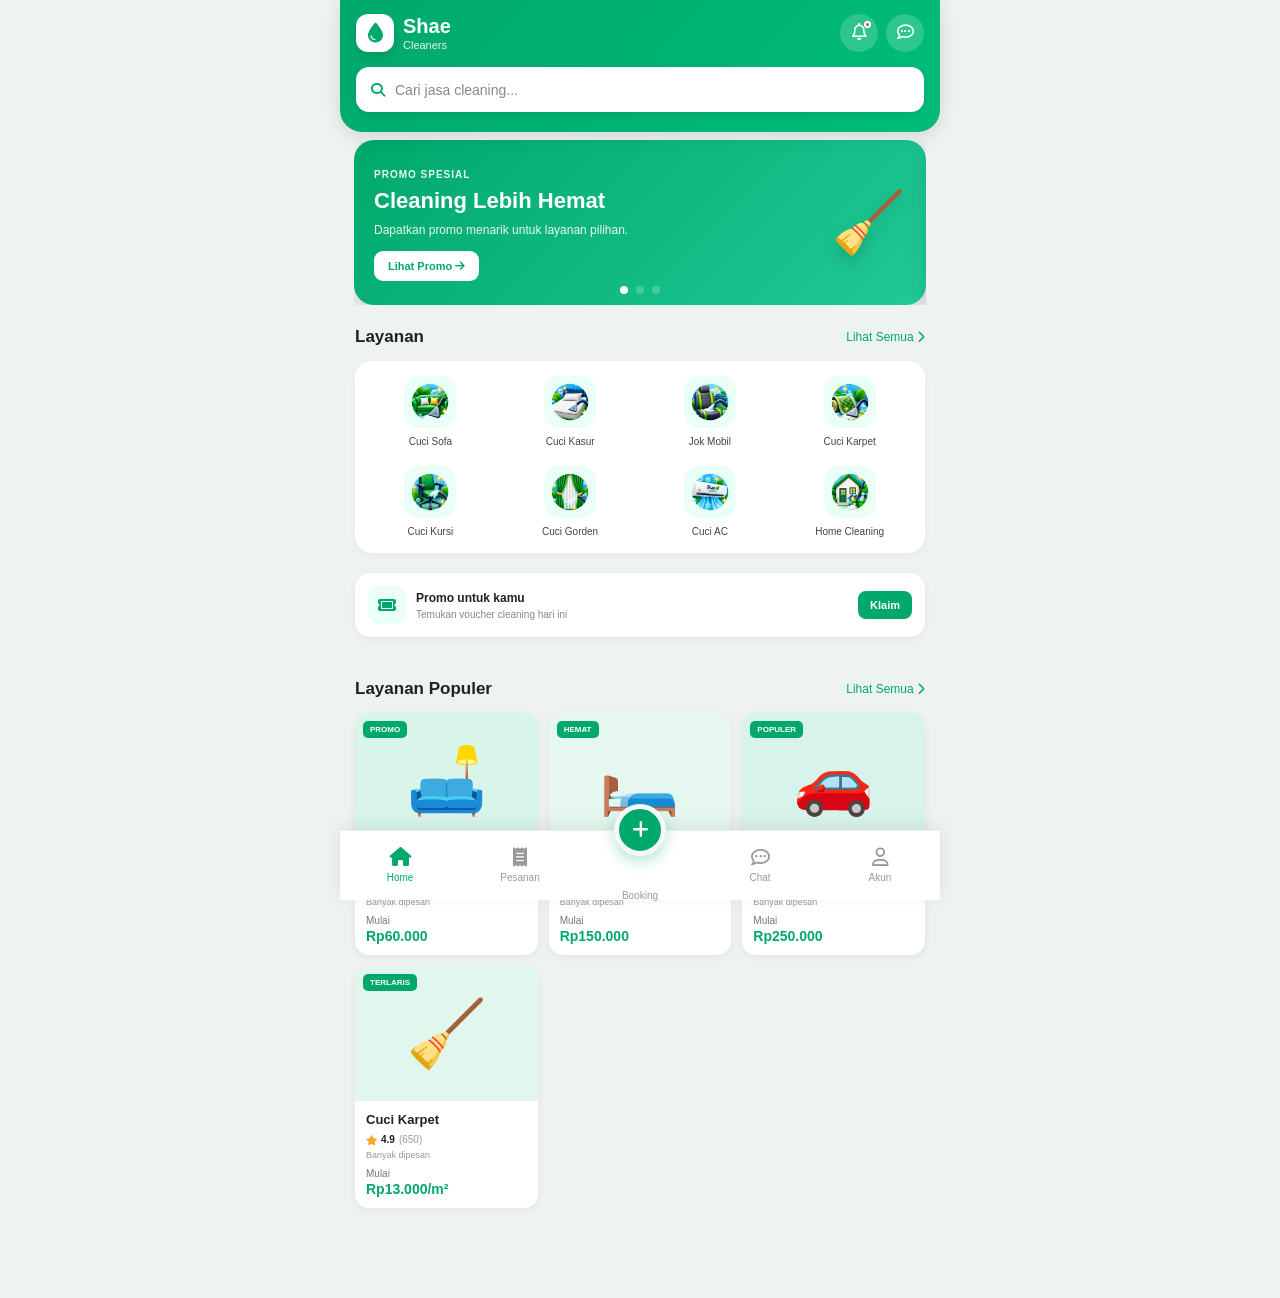
<file: index.html>
<!DOCTYPE html>
<html lang="id">
<head>
  <meta charset="UTF-8">
  <meta name="viewport"
        content="width=device-width, initial-scale=1.0, maximum-scale=1.0, user-scalable=no">

  <meta name="theme-color" content="#00A86B">
  <title>Shae Cleaners - Marketplace Jasa</title>

  <link rel="stylesheet" href="style.css">

  <!-- Font Awesome -->
  <link rel="stylesheet"
        href="https://cdnjs.cloudflare.com/ajax/libs/font-awesome/6.5.2/css/all.min.css">

  <!-- Swiper -->
  <link rel="stylesheet"
        href="https://cdn.jsdelivr.net/npm/swiper@11/swiper-bundle.min.css">
</head>

<body>

<!-- ================= HEADER ================= -->
<header class="app-header">

  <div class="header-top">

    <div class="brand">
      <div class="brand-icon">
        <i class="fa-solid fa-droplet"></i>
      </div>

      <div class="brand-text">
        <strong>Shae</strong>
        <span>Cleaners</span>
      </div>
    </div>

    <div class="header-actions">

      <button onclick="openNotifications()" aria-label="Notifikasi">
        <i class="fa-regular fa-bell"></i>
        <span class="notification-dot"></span>
      </button>

      <button onclick="openChat()" aria-label="Chat">
        <i class="fa-regular fa-comment-dots"></i>
      </button>

    </div>

  </div>

  <!-- SEARCH -->
  <div class="search-box" onclick="goSearch()">
    <i class="fa-solid fa-magnifying-glass"></i>
    <span>Cari jasa cleaning...</span>
  </div>

</header>


<!-- ================= HERO SLIDER ================= -->
<section class="hero-wrapper">

  <div class="swiper heroSwiper">

    <div class="swiper-wrapper">

      <div class="swiper-slide">
        <div class="hero-card hero-one">

          <div class="hero-content">
            <small>PROMO SPESIAL</small>

            <h2>
              Cleaning Lebih Hemat
            </h2>

            <p>
              Dapatkan promo menarik untuk layanan pilihan.
            </p>

            <button onclick="goPromo()">
              Lihat Promo
              <i class="fa-solid fa-arrow-right"></i>
            </button>
          </div>

          <div class="hero-image">
            🧹
          </div>

        </div>
      </div>


      <div class="swiper-slide">
        <div class="hero-card hero-two">

          <div class="hero-content">
            <small>SOFA & KASUR</small>

            <h2>
              Rumah Bersih,
              Hati Tenang
            </h2>

            <p>
              Booking cleaning service dengan mudah.
            </p>

            <button onclick="goOrder('Sofa')">
              Pesan Sekarang
            </button>
          </div>

          <div class="hero-image">
            🛋️
          </div>

        </div>
      </div>


      <div class="swiper-slide">
        <div class="hero-card hero-three">

          <div class="hero-content">
            <small>BOOKING ONLINE</small>

            <h2>
              Pesan Jasa
              Sekarang
            </h2>

            <p>
              Pilih layanan, jadwal dan alamat Anda.
            </p>

            <button onclick="goOrder()">
              Mulai Booking
            </button>
          </div>

          <div class="hero-image">
            ✨
          </div>

        </div>
      </div>

    </div>

    <div class="swiper-pagination"></div>

  </div>

</section>


<!-- ================= QUICK MENU ================= -->
<section class="quick-section">

  <div class="section-title">
    <h3>Layanan</h3>
    <button onclick="goAllServices()">
      Lihat Semua
      <i class="fa-solid fa-chevron-right"></i>
    </button>
  </div>


  <div class="service-grid">

    <div class="service-item" onclick="goOrder('Sofa')">
      <div class="service-icon">
        <img src="assets/icons/sofa.png" alt="Cuci Sofa">
      </div>
      <span>Cuci Sofa</span>
    </div>


    <div class="service-item" onclick="goOrder('Kasur')">
      <div class="service-icon">
        <img src="assets/icons/kasur.png" alt="Cuci Kasur">
      </div>
      <span>Cuci Kasur</span>
    </div>


    <div class="service-item" onclick="goOrder('Jok Mobil')">
      <div class="service-icon">
        <img src="assets/icons/jokmobil.png" alt="Jok Mobil">
      </div>
      <span>Jok Mobil</span>
    </div>


    <div class="service-item" onclick="goOrder('Karpet')">
      <div class="service-icon">
        <img src="assets/icons/karpet.png" alt="Cuci Karpet">
      </div>
      <span>Cuci Karpet</span>
    </div>


    <div class="service-item" onclick="goOrder('Kursi')">
      <div class="service-icon">
        <img src="assets/icons/kursi.png" alt="Cuci Kursi">
      </div>
      <span>Cuci Kursi</span>
    </div>


    <div class="service-item" onclick="goOrder('Gorden')">
      <div class="service-icon">
        <img src="assets/icons/gorden.png" alt="Cuci Gorden">
      </div>
      <span>Cuci Gorden</span>
    </div>


    <div class="service-item" onclick="goOrder('AC')">
      <div class="service-icon">
        <img src="assets/icons/ac.png" alt="Cuci AC">
      </div>
      <span>Cuci AC</span>
    </div>


    <div class="service-item" onclick="goOrder('Home Cleaning')">
      <div class="service-icon">
        <img src="assets/icons/homecleaning.png" alt="Home Cleaning">
      </div>
      <span>Home Cleaning</span>
    </div>

  </div>

</section>


<!-- ================= PROMO STRIP ================= -->
<section class="promo-strip">

  <div class="promo-icon">
    <i class="fa-solid fa-ticket"></i>
  </div>

  <div class="promo-info">
    <strong>Promo untuk kamu</strong>
    <span>Temukan voucher cleaning hari ini</span>
  </div>

  <button onclick="goPromo()">
    Klaim
  </button>

</section>


<!-- ================= POPULAR ================= -->
<section class="popular-section">

  <div class="section-title">
    <h3>Layanan Populer</h3>

    <button onclick="goAllServices()">
      Lihat Semua
      <i class="fa-solid fa-chevron-right"></i>
    </button>
  </div>


  <div class="popular-list">

    <!-- CARD 1 -->
    <article class="service-card"
             onclick="goOrder('Sofa')">

      <div class="card-image sofa-image">
        <span class="badge">PROMO</span>
        <span class="image-emoji">🛋️</span>
      </div>

      <div class="card-body">

        <h4>Cuci Sofa</h4>

        <div class="rating">
          <i class="fa-solid fa-star"></i>
          <strong>4.9</strong>
          <span>(1.2rb)</span>
        </div>

        <p class="sold">
          Banyak dipesan
        </p>

        <div class="price">
          Mulai <strong>Rp60.000</strong>
        </div>

      </div>

    </article>


    <!-- CARD 2 -->
    <article class="service-card"
             onclick="goOrder('Kasur')">

      <div class="card-image bed-image">
        <span class="badge">HEMAT</span>
        <span class="image-emoji">🛏️</span>
      </div>

      <div class="card-body">

        <h4>Cuci Kasur</h4>

        <div class="rating">
          <i class="fa-solid fa-star"></i>
          <strong>4.9</strong>
          <span>(980)</span>
        </div>

        <p class="sold">
          Banyak dipesan
        </p>

        <div class="price">
          Mulai <strong>Rp150.000</strong>
        </div>

      </div>

    </article>


    <!-- CARD 3 -->
    <article class="service-card"
             onclick="goOrder('Jok Mobil')">

      <div class="card-image car-image">
        <span class="badge">POPULER</span>
        <span class="image-emoji">🚗</span>
      </div>

      <div class="card-body">

        <h4>Cuci Jok Mobil</h4>

        <div class="rating">
          <i class="fa-solid fa-star"></i>
          <strong>4.8</strong>
          <span>(760)</span>
        </div>

        <p class="sold">
          Banyak dipesan
        </p>

        <div class="price">
          Mulai <strong>Rp250.000</strong>
        </div>

      </div>

    </article>


    <!-- CARD 4 -->
    <article class="service-card"
             onclick="goOrder('Karpet')">

      <div class="card-image carpet-image">
        <span class="badge">TERLARIS</span>
        <span class="image-emoji">🧹</span>
      </div>

      <div class="card-body">

        <h4>Cuci Karpet</h4>

        <div class="rating">
          <i class="fa-solid fa-star"></i>
          <strong>4.9</strong>
          <span>(650)</span>
        </div>

        <p class="sold">
          Banyak dipesan
        </p>

        <div class="price">
          Mulai <strong>Rp13.000/m²</strong>
        </div>

      </div>

    </article>

  </div>

</section>


<!-- ================= BOTTOM NAV ================= -->
<nav class="bottom-nav">

  <button class="nav-item active"
          onclick="goHome()">

    <i class="fa-solid fa-house"></i>
    <span>Home</span>

  </button>


  <button class="nav-item"
          onclick="goOrder()">

    <i class="fa-solid fa-receipt"></i>
    <span>Pesanan</span>

  </button>


  <button class="nav-item center-button"
          onclick="goOrder()">

    <div class="order-button">
      <i class="fa-solid fa-plus"></i>
    </div>

    <span>Booking</span>

  </button>


  <button class="nav-item"
          onclick="openChat()">

    <i class="fa-regular fa-comment-dots"></i>
    <span>Chat</span>

  </button>


  <button class="nav-item"
          onclick="goAccount()">

    <i class="fa-regular fa-user"></i>
    <span>Akun</span>

  </button>

</nav>


<!-- Swiper -->
<script src="https://cdn.jsdelivr.net/npm/swiper@11/swiper-bundle.min.js"></script>

<script src="app.js"></script>

</body>
</html>
</file>
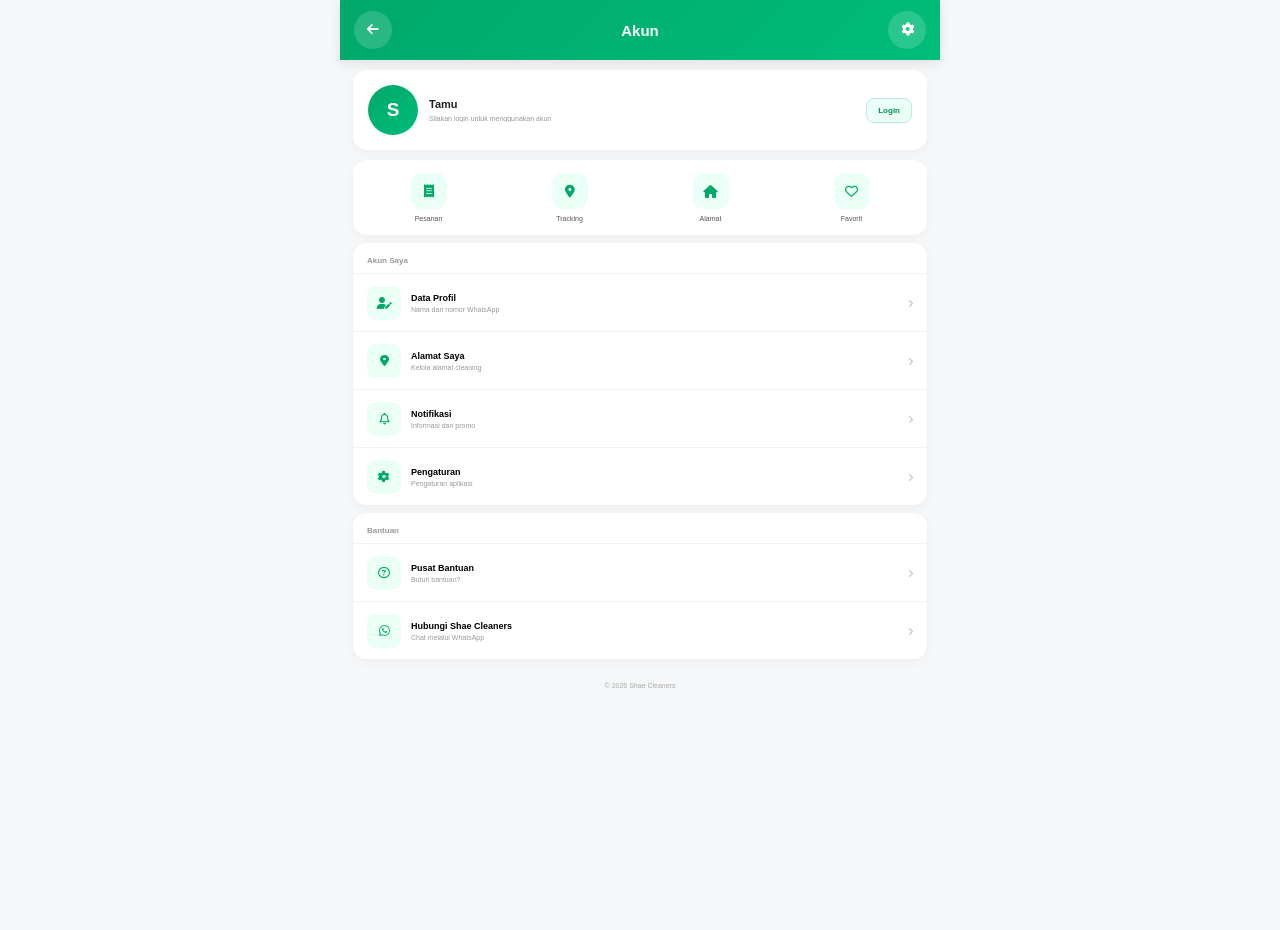
<file: akun.html>
<!DOCTYPE html>
<html lang="id">

<head>

  <meta charset="UTF-8">

  <meta
    name="viewport"
    content="width=device-width, initial-scale=1.0"
  >

  <meta
    name="theme-color"
    content="#00A86B"
  >

  <title>Akun - Shae Cleaners</title>

  <link
    rel="stylesheet"
    href="https://cdnjs.cloudflare.com/ajax/libs/font-awesome/6.5.2/css/all.min.css"
  >

  <link
    rel="stylesheet"
    href="akun.css"
  >

</head>


<body>


<div class="account-page">


  <!-- HEADER -->

  <header class="account-header">

    <button
      class="header-button"
      onclick="goHome()"
    >

      <i class="fa-solid fa-arrow-left"></i>

    </button>


    <strong>
      Akun
    </strong>


    <button
      class="header-button"
      onclick="openSettings()"
    >

      <i class="fa-solid fa-gear"></i>

    </button>

  </header>



  <!-- PROFILE -->

  <section class="profile-card">

    <div class="profile-avatar">

      <span id="avatarLetter">
        S
      </span>

    </div>


    <div class="profile-info">

      <strong id="userName">
        Tamu
      </strong>


      <span id="userPhone">
        Silakan login untuk menggunakan akun
      </span>

    </div>


    <button
      id="profileAction"
      class="profile-action"
      onclick="profileAction()"
    >

      Login

    </button>

  </section>



  <!-- QUICK MENU -->

  <section class="quick-menu">


    <button
      onclick="openOrders()"
      class="quick-item"
    >

      <div class="quick-icon">

        <i class="fa-solid fa-receipt"></i>

      </div>

      <span>
        Pesanan
      </span>

    </button>



    <button
      onclick="openTracking()"
      class="quick-item"
    >

      <div class="quick-icon">

        <i class="fa-solid fa-location-dot"></i>

      </div>

      <span>
        Tracking
      </span>

    </button>



    <button
      onclick="openAddress()"
      class="quick-item"
    >

      <div class="quick-icon">

        <i class="fa-solid fa-house"></i>

      </div>

      <span>
        Alamat
      </span>

    </button>



    <button
      onclick="openFavorite()"
      class="quick-item"
    >

      <div class="quick-icon">

        <i class="fa-regular fa-heart"></i>

      </div>

      <span>
        Favorit
      </span>

    </button>


  </section>



  <!-- MENU -->

  <section class="menu-card">


    <div class="menu-title">
      Akun Saya
    </div>


    <button
      class="menu-item"
      onclick="editProfile()"
    >

      <div class="menu-icon">

        <i class="fa-solid fa-user-pen"></i>

      </div>


      <div class="menu-text">

        <strong>
          Data Profil
        </strong>

        <span>
          Nama dan nomor WhatsApp
        </span>

      </div>


      <i class="fa-solid fa-chevron-right arrow"></i>

    </button>



    <button
      class="menu-item"
      onclick="openAddress()"
    >

      <div class="menu-icon">

        <i class="fa-solid fa-location-dot"></i>

      </div>


      <div class="menu-text">

        <strong>
          Alamat Saya
        </strong>

        <span>
          Kelola alamat cleaning
        </span>

      </div>


      <i class="fa-solid fa-chevron-right arrow"></i>

    </button>



    <button
      class="menu-item"
      onclick="openNotifications()"
    >

      <div class="menu-icon">

        <i class="fa-regular fa-bell"></i>

      </div>


      <div class="menu-text">

        <strong>
          Notifikasi
        </strong>

        <span>
          Informasi dan promo
        </span>

      </div>


      <i class="fa-solid fa-chevron-right arrow"></i>

    </button>



    <button
      class="menu-item"
      onclick="openSettings()"
    >

      <div class="menu-icon">

        <i class="fa-solid fa-gear"></i>

      </div>


      <div class="menu-text">

        <strong>
          Pengaturan
        </strong>

        <span>
          Pengaturan aplikasi
        </span>

      </div>


      <i class="fa-solid fa-chevron-right arrow"></i>

    </button>


  </section>



  <!-- HELP -->

  <section class="menu-card">


    <div class="menu-title">
      Bantuan
    </div>


    <button
      class="menu-item"
      onclick="contactHelp()"
    >

      <div class="menu-icon">

        <i class="fa-regular fa-circle-question"></i>

      </div>


      <div class="menu-text">

        <strong>
          Pusat Bantuan
        </strong>

        <span>
          Butuh bantuan?
        </span>

      </div>


      <i class="fa-solid fa-chevron-right arrow"></i>

    </button>



    <button
      class="menu-item"
      onclick="contactHelp()"
    >

      <div class="menu-icon">

        <i class="fa-brands fa-whatsapp"></i>

      </div>


      <div class="menu-text">

        <strong>
          Hubungi Shae Cleaners
        </strong>

        <span>
          Chat melalui WhatsApp
        </span>

      </div>


      <i class="fa-solid fa-chevron-right arrow"></i>

    </button>


  </section>



  <!-- LOGOUT -->

  <button
    id="logoutButton"
    class="logout-button"
    onclick="logoutUser()"
  >

    <i class="fa-solid fa-right-from-bracket"></i>

    Keluar

  </button>



  <footer>
    © 2026 Shae Cleaners
  </footer>


</div>



<script src="akun.js"></script>

</body>

</html>
</file>
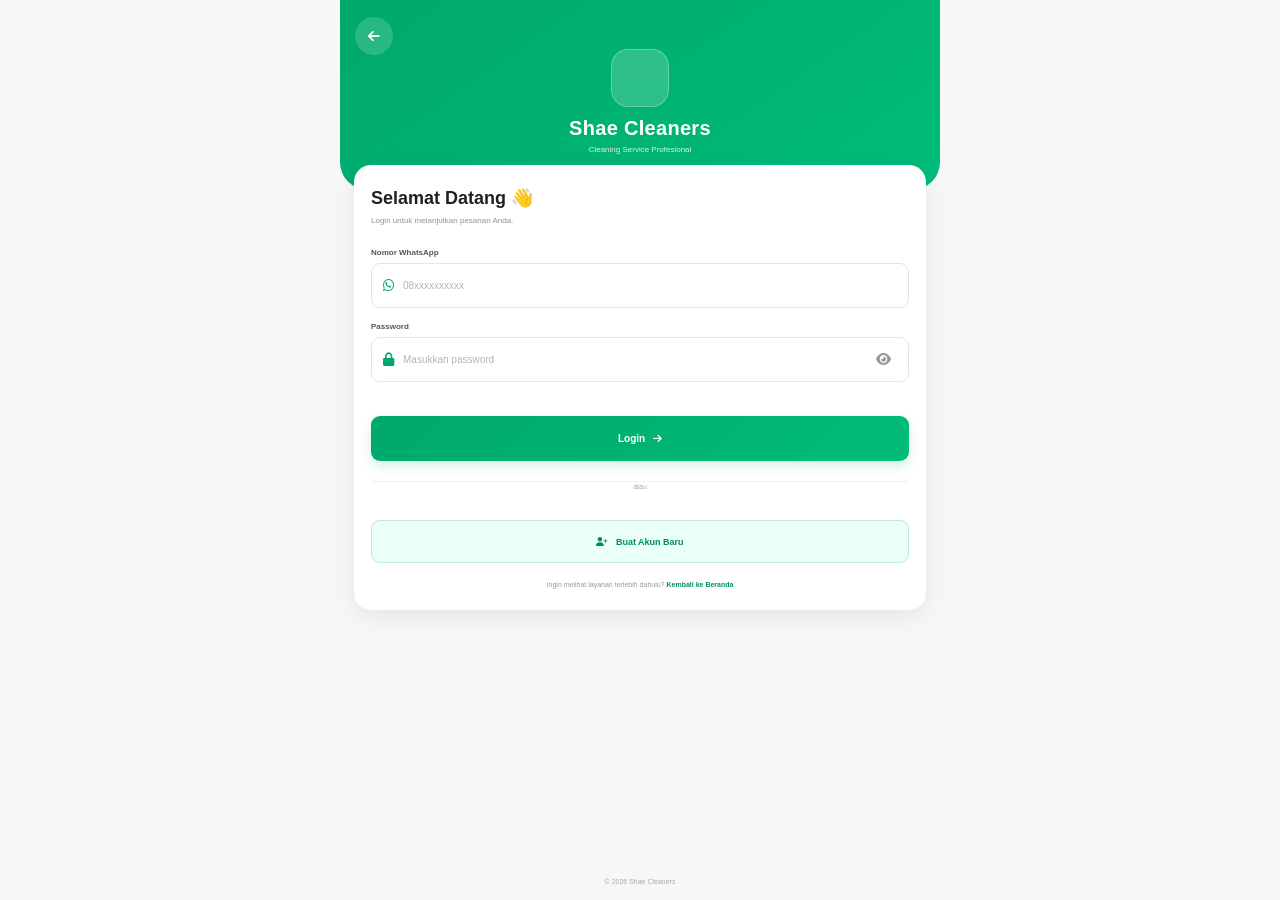
<file: alamat.html>
<!DOCTYPE html>
<html lang="id">

<head>
  <meta charset="UTF-8">

  <meta
    name="viewport"
    content="width=device-width, initial-scale=1.0"
  >

  <meta
    name="theme-color"
    content="#00A86B"
  >

  <title>Alamat Saya - Shae Cleaners</title>

  <link
    rel="stylesheet"
    href="https://cdnjs.cloudflare.com/ajax/libs/font-awesome/6.5.2/css/all.min.css"
  >

  <link
    rel="stylesheet"
    href="alamat.css"
  >
</head>

<body>

<div class="address-page">

  <!-- HEADER -->

  <header class="address-header">

    <button
      class="back-button"
      onclick="goBack()"
    >
      <i class="fa-solid fa-arrow-left"></i>
    </button>

    <strong>
      Alamat Saya
    </strong>

    <button
      class="add-header-button"
      onclick="openAddressForm()"
    >
      <i class="fa-solid fa-plus"></i>
    </button>

  </header>


  <!-- CONTENT -->

  <main class="address-content">

    <div class="page-title">

      <h1>
        Alamat Cleaning
      </h1>

      <p>
        Simpan alamat agar pemesanan lebih cepat.
      </p>

    </div>


    <!-- LIST ALAMAT -->

    <div
      id="addressList"
      class="address-list"
    ></div>


    <!-- EMPTY -->

    <div
      id="emptyAddress"
      class="empty-address"
      style="display:none;"
    >

      <div class="empty-icon">

        <i class="fa-solid fa-location-dot"></i>

      </div>

      <strong>
        Belum ada alamat
      </strong>

      <span>
        Tambahkan alamat untuk memudahkan
        proses pemesanan.
      </span>

      <button
        onclick="openAddressForm()"
      >
        + Tambah Alamat
      </button>

    </div>


    <!-- FORM -->

    <section
      id="addressForm"
      class="form-card"
      style="display:none;"
    >

      <div class="form-title">

        <strong id="formTitle">
          Tambah Alamat
        </strong>

        <button
          onclick="closeAddressForm()"
        >
          <i class="fa-solid fa-xmark"></i>
        </button>

      </div>


      <form
        onsubmit="saveAddress(event)"
      >

        <input
          type="hidden"
          id="editId"
        >


        <div class="input-group">

          <label>
            Label Alamat
          </label>

          <input
            type="text"
            id="label"
            placeholder="Contoh: Rumah"
            required
          >

        </div>


        <div class="input-group">

          <label>
            Nama Penerima
          </label>

          <input
            type="text"
            id="recipient"
            placeholder="Nama penerima"
            required
          >

        </div>


        <div class="input-group">

          <label>
            Nomor WhatsApp
          </label>

          <input
            type="tel"
            id="addressPhone"
            placeholder="08xxxxxxxxxx"
            required
          >

        </div>


        <div class="input-group">

          <label>
            Alamat Lengkap
          </label>

          <textarea
            id="address"
            rows="3"
            placeholder="Nama jalan, nomor rumah, RT/RW..."
            required
          ></textarea>

        </div>


        <div class="input-group">

          <label>
            Kecamatan
          </label>

          <input
            type="text"
            id="district"
            placeholder="Kecamatan"
            required
          >

        </div>


        <div class="input-group">

          <label>
            Kota / Kabupaten
          </label>

          <input
            type="text"
            id="city"
            placeholder="Kota / Kabupaten"
            required
          >

        </div>


        <div class="input-group">

          <label>
            Catatan
          </label>

          <textarea
            id="note"
            rows="2"
            placeholder="Contoh: Rumah pagar hitam, dekat minimarket"
          ></textarea>

        </div>


        <label class="main-address">

          <input
            type="checkbox"
            id="isMain"
          >

          <span>
            Jadikan alamat utama
          </span>

        </label>


        <button
          type="submit"
          class="save-button"
        >

          <i class="fa-solid fa-check"></i>

          Simpan Alamat

        </button>

      </form>

    </section>

  </main>

</div>


<script src="alamat.js"></script>

</body>
</html>
</file>
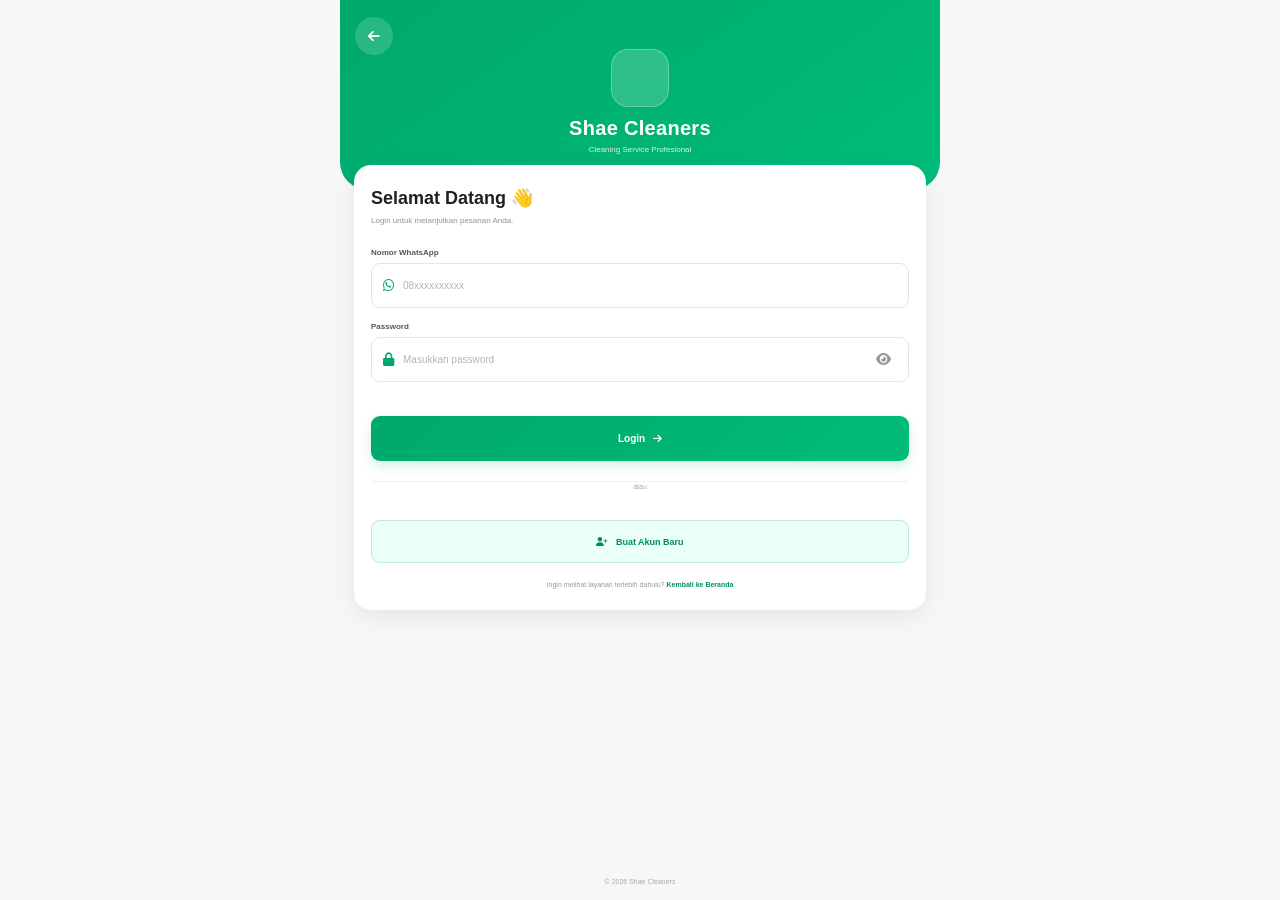
<file: checkout.html>
<!DOCTYPE html>
<html lang="id">

<head>

  <meta charset="UTF-8">

  <meta
    name="viewport"
    content="width=device-width, initial-scale=1.0"
  >

  <meta
    name="theme-color"
    content="#00A86B"
  >

  <title>Checkout - Shae Cleaners</title>

  <link
    rel="stylesheet"
    href="https://cdnjs.cloudflare.com/ajax/libs/font-awesome/6.5.2/css/all.min.css"
  >

  <link
    rel="stylesheet"
    href="checkout.css"
  >

</head>

<body>


<div class="checkout-page">


  <!-- HEADER -->

  <header class="checkout-header">

    <button
      onclick="goBack()"
      class="back-button"
    >

      <i class="fa-solid fa-arrow-left"></i>

    </button>


    <strong>
      Checkout
    </strong>


    <div class="header-space"></div>

  </header>



  <main class="checkout-content">


    <!-- ALAMAT -->

    <section class="checkout-card">

      <div class="card-title">

        <i class="fa-solid fa-location-dot"></i>

        <strong>
          Alamat Pengerjaan
        </strong>

      </div>


      <div
        id="checkoutAddress"
        class="checkout-address"
      >

        Memuat alamat...

      </div>


      <button
        onclick="changeAddress()"
        class="change-button"
      >

        Ganti Alamat

        <i class="fa-solid fa-chevron-right"></i>

      </button>

    </section>



    <!-- LAYANAN -->

    <section class="checkout-card">

      <div class="card-title">

        <i class="fa-solid fa-broom"></i>

        <strong>
          Detail Layanan
        </strong>

      </div>


      <div
        id="serviceDetail"
        class="service-detail"
      >
        Memuat layanan...
      </div>

    </section>



    <!-- JADWAL -->

    <section class="checkout-card">

      <div class="card-title">

        <i class="fa-regular fa-calendar"></i>

        <strong>
          Jadwal Cleaning
        </strong>

      </div>


      <div class="schedule-grid">

        <div class="input-box">

          <label>
            Tanggal
          </label>

          <input
            type="date"
            id="checkoutDate"
          >

        </div>


        <div class="input-box">

          <label>
            Jam
          </label>

          <input
            type="time"
            id="checkoutTime"
          >

        </div>

      </div>

    </section>



    <!-- PEMBAYARAN -->

    <section class="checkout-card">

      <div class="card-title">

        <i class="fa-solid fa-wallet"></i>

        <strong>
          Metode Pembayaran
        </strong>

      </div>


      <label class="payment-option">

        <input
          type="radio"
          name="payment"
          value="cash"
          checked
        >

        <span class="payment-icon">
          <i class="fa-solid fa-money-bill-wave"></i>
        </span>


        <span class="payment-info">

          <strong>
            Bayar di Tempat
          </strong>

          <small>
            Pembayaran setelah layanan selesai
          </small>

        </span>


        <i class="fa-solid fa-check check-icon"></i>

      </label>



      <label class="payment-option">

        <input
          type="radio"
          name="payment"
          value="qris"
        >

        <span class="payment-icon">
          <i class="fa-solid fa-qrcode"></i>
        </span>


        <span class="payment-info">

          <strong>
            QRIS
          </strong>

          <small>
            Scan QRIS untuk pembayaran
          </small>

        </span>


        <i class="fa-solid fa-check check-icon"></i>

      </label>



      <label class="payment-option">

        <input
          type="radio"
          name="payment"
          value="transfer"
        >

        <span class="payment-icon">
          <i class="fa-solid fa-building-columns"></i>
        </span>


        <span class="payment-info">

          <strong>
            Transfer Bank
          </strong>

          <small>
            Transfer ke rekening Shae Cleaners
          </small>

        </span>


        <i class="fa-solid fa-check check-icon"></i>

      </label>

    </section>



    <!-- RINGKASAN -->

    <section class="checkout-card summary-card">

      <div class="card-title">

        <i class="fa-solid fa-receipt"></i>

        <strong>
          Ringkasan Pembayaran
        </strong>

      </div>


      <div class="summary-row">

        <span>
          Subtotal
        </span>

        <strong id="subtotal">
          Rp0
        </strong>

      </div>


      <div class="summary-row">

        <span>
          Diskon
        </span>

        <strong
          id="discount"
          class="discount"
        >
          - Rp0
        </strong>

      </div>


      <div class="summary-divider"></div>


      <div class="total-row">

        <span>
          Total
        </span>

        <strong id="grandTotal">
          Rp0
        </strong>

      </div>

    </section>


  </main>



  <!-- BOTTOM -->

  <div class="checkout-bottom">

    <div class="bottom-price">

      <span>
        Total
      </span>

      <strong id="bottomTotal">
        Rp0
      </strong>

    </div>


    <button
      onclick="createOrder()"
      class="order-button"
    >

      Buat Pesanan

      <i class="fa-solid fa-arrow-right"></i>

    </button>

  </div>


</div>


<script src="checkout.js"></script>

</body>
</html>
</file>
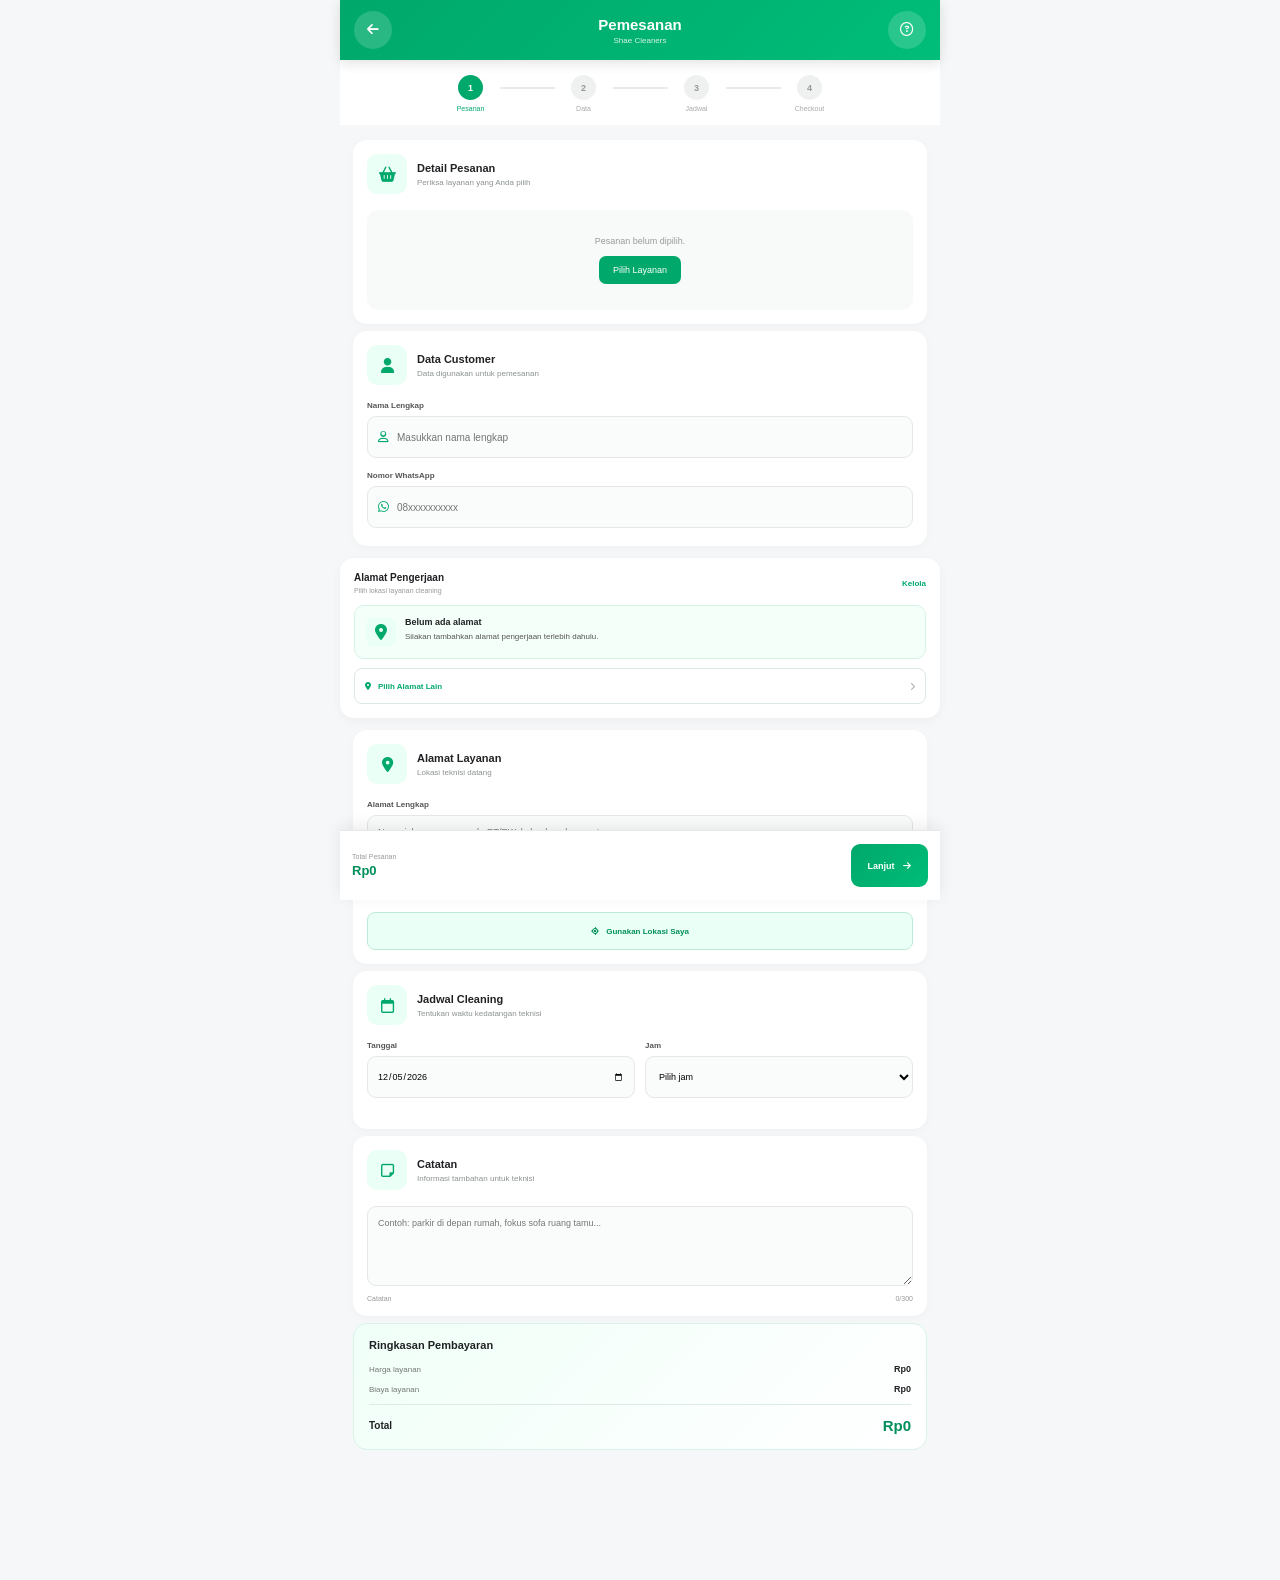
<file: invoice.html>
<!DOCTYPE html>
<html lang="id">

<head>

  <meta charset="UTF-8">

  <meta
    name="viewport"
    content="width=device-width, initial-scale=1.0"
  >

  <meta
    name="theme-color"
    content="#00A86B"
  >

  <title>Invoice - Shae Cleaners</title>

  <link
    rel="stylesheet"
    href="https://cdnjs.cloudflare.com/ajax/libs/font-awesome/6.5.2/css/all.min.css"
  >

  <link
    rel="stylesheet"
    href="invoice.css"
  >

</head>

<body>

<div class="invoice-page">


  <!-- HEADER -->

  <header class="invoice-header">

    <button
      class="back-button"
      onclick="goHome()"
    >

      <i class="fa-solid fa-house"></i>

    </button>

    <strong>
      Invoice Pesanan
    </strong>

    <button
      class="back-button"
      onclick="printInvoice()"
    >

      <i class="fa-solid fa-print"></i>

    </button>

  </header>


  <!-- INVOICE -->

  <main class="invoice-container">

    <section class="invoice-card">


      <!-- BRAND -->

      <div class="invoice-brand">

        <div class="brand-logo">
          S
        </div>

        <div>

          <strong>
            Shae Cleaners
          </strong>

          <span>
            Cleaning Service
          </span>

        </div>

      </div>


      <!-- STATUS -->

      <div
        id="invoiceStatus"
        class="invoice-status"
      >
        Menunggu Konfirmasi
      </div>


      <!-- INVOICE NUMBER -->

      <div class="invoice-number">

        <span>
          Nomor Invoice
        </span>

        <strong id="invoiceNumber">
          -
        </strong>

      </div>


      <div class="divider"></div>


      <!-- CUSTOMER -->

      <div class="section-title">
        Data Customer
      </div>


      <div class="info-row">

        <span>
          Nama
        </span>

        <strong id="customerName">
          -
        </strong>

      </div>


      <div class="info-row">

        <span>
          WhatsApp
        </span>

        <strong id="customerPhone">
          -
        </strong>

      </div>


      <!-- SERVICE -->

      <div class="section-title service-title">
        Detail Layanan
      </div>


      <div class="service-box">

        <div class="service-icon">

          <i class="fa-solid fa-broom"></i>

        </div>


        <div class="service-info">

          <strong id="serviceName">
            -
          </strong>

          <span id="serviceItem">
            -
          </span>

        </div>


        <strong id="serviceTotal">
          Rp0
        </strong>

      </div>


      <div class="info-row">

        <span>
          Jumlah
        </span>

        <strong id="serviceQty">
          1
        </strong>

      </div>


      <!-- ADDRESS -->

      <div class="section-title">
        Alamat Pengerjaan
      </div>


      <div
        id="invoiceAddress"
        class="address-box"
      >
        -
      </div>


      <!-- SCHEDULE -->

      <div class="section-title">
        Jadwal Cleaning
      </div>


      <div class="schedule-box">

        <div>

          <i class="fa-regular fa-calendar"></i>

          <span id="orderDate">
            -
          </span>

        </div>


        <div>

          <i class="fa-regular fa-clock"></i>

          <span id="orderTime">
            -
          </span>

        </div>

      </div>


      <!-- PAYMENT -->

      <div class="section-title">
        Pembayaran
      </div>


      <div class="info-row">

        <span>
          Metode
        </span>

        <strong id="paymentMethod">
          -
        </strong>

      </div>


      <!-- TOTAL -->

      <div class="divider"></div>


      <div class="price-row">

        <span>
          Subtotal
        </span>

        <strong id="subtotal">
          Rp0
        </strong>

      </div>


      <div class="price-row discount">

        <span>
          Diskon
        </span>

        <strong id="discount">
          - Rp0
        </strong>

      </div>


      <div class="total-box">

        <span>
          TOTAL
        </span>

        <strong id="grandTotal">
          Rp0
        </strong>

      </div>


    </section>


    <!-- ACTION -->

    <section class="invoice-actions">

      <button
        class="whatsapp-button"
        onclick="sendWhatsApp()"
      >

        <i class="fa-brands fa-whatsapp"></i>

        Kirim Invoice ke WhatsApp

      </button>


      <button
        class="tracking-button"
        onclick="openTracking()"
      >

        <i class="fa-solid fa-location-dot"></i>

        Lihat Tracking Pesanan

      </button>


      <button
        class="home-button"
        onclick="goHome()"
      >

        Kembali ke Beranda

      </button>

    </section>

  </main>

</div>


<script src="invoice.js"></script>

</body>

</html>
</file>
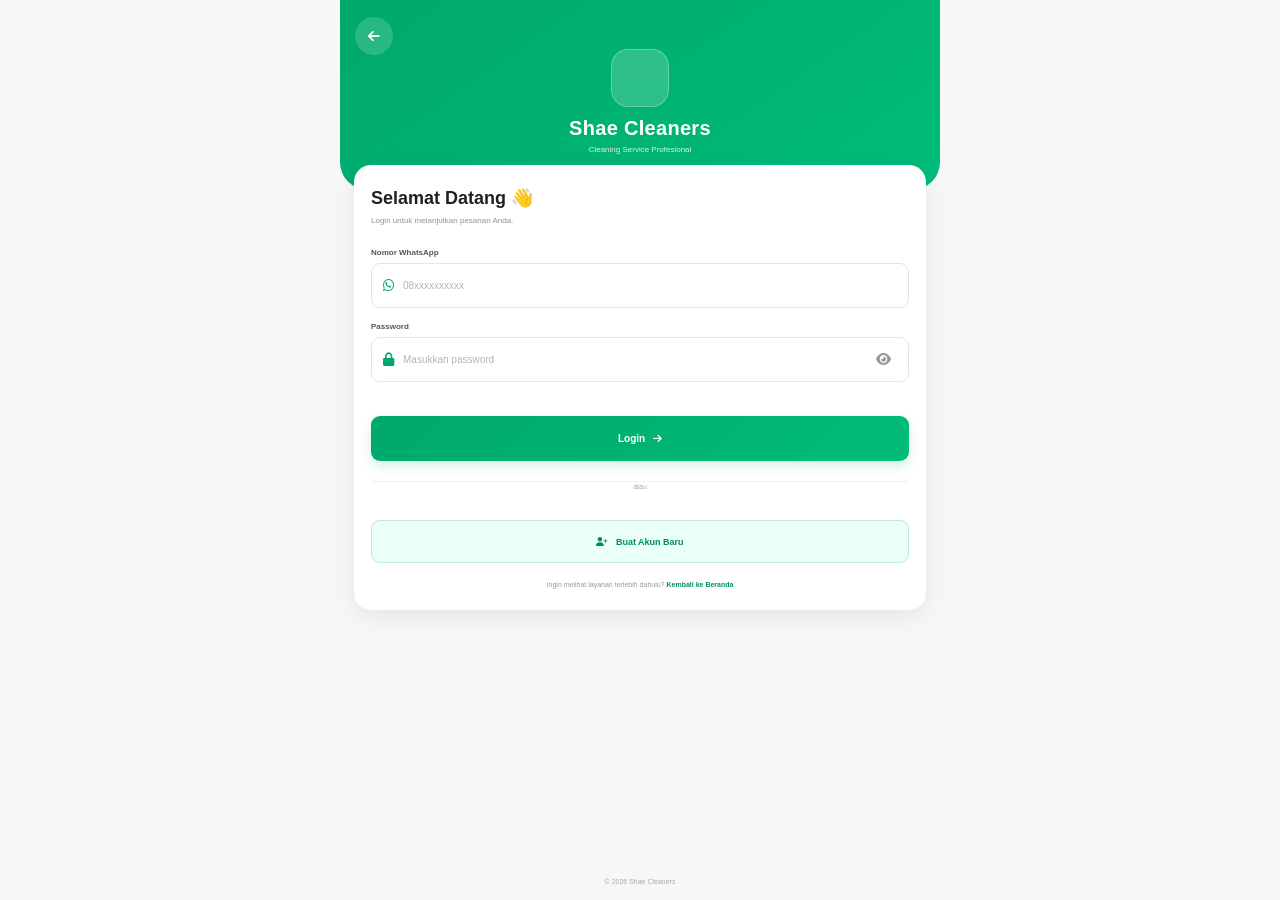
<file: login.html>
<!DOCTYPE html>
<html lang="id">

<head>
  <meta charset="UTF-8">

  <meta
    name="viewport"
    content="width=device-width, initial-scale=1.0"
  >

  <meta
    name="theme-color"
    content="#00A86B"
  >

  <title>Login - Shae Cleaners</title>

  <link
    rel="stylesheet"
    href="https://cdnjs.cloudflare.com/ajax/libs/font-awesome/6.5.2/css/all.min.css"
  >

  <link
    rel="stylesheet"
    href="login.css"
  >
</head>


<body>

  <div class="login-page">

    <div class="login-top">

      <button
        class="back-button"
        onclick="goHome()"
      >
        <i class="fa-solid fa-arrow-left"></i>
      </button>

      <div class="brand">

        <div class="brand-icon">
          <i class="fa-solid fa-sparkles"></i>
        </div>

        <strong>Shae Cleaners</strong>

        <span>
          Cleaning Service Profesional
        </span>

      </div>

    </div>


    <main class="login-card">

      <h1>
        Selamat Datang 👋
      </h1>

      <p class="subtitle">
        Login untuk melanjutkan pesanan Anda.
      </p>


      <form
        id="loginForm"
        onsubmit="loginUser(event)"
      >

        <div class="input-group">

          <label>
            Nomor WhatsApp
          </label>

          <div class="input-box">

            <i class="fa-brands fa-whatsapp"></i>

            <input
              type="tel"
              id="phone"
              placeholder="08xxxxxxxxxx"
              autocomplete="tel"
              required
            >

          </div>

        </div>


        <div class="input-group">

          <label>
            Password
          </label>

          <div class="input-box">

            <i class="fa-solid fa-lock"></i>

            <input
              type="password"
              id="password"
              placeholder="Masukkan password"
              autocomplete="current-password"
              required
            >

            <button
              type="button"
              class="eye-button"
              onclick="togglePassword()"
            >
              <i
                id="eyeIcon"
                class="fa-solid fa-eye"
              ></i>
            </button>

          </div>

        </div>


        <div
          id="loginError"
          class="error-message"
        ></div>


        <button
          type="submit"
          class="login-button"
        >

          Login

          <i class="fa-solid fa-arrow-right"></i>

        </button>

      </form>


      <div class="divider">

        <span>
          atau
        </span>

      </div>


      <button
        class="register-button"
        onclick="goRegister()"
      >

        <i class="fa-solid fa-user-plus"></i>

        Buat Akun Baru

      </button>


      <p class="guest-text">

        Ingin melihat layanan terlebih dahulu?

        <button onclick="goHome()">
          Kembali ke Beranda
        </button>

      </p>

    </main>


    <footer>
      © 2026 Shae Cleaners
    </footer>

  </div>


  <script src="login.js"></script>

</body>

</html>
</file>
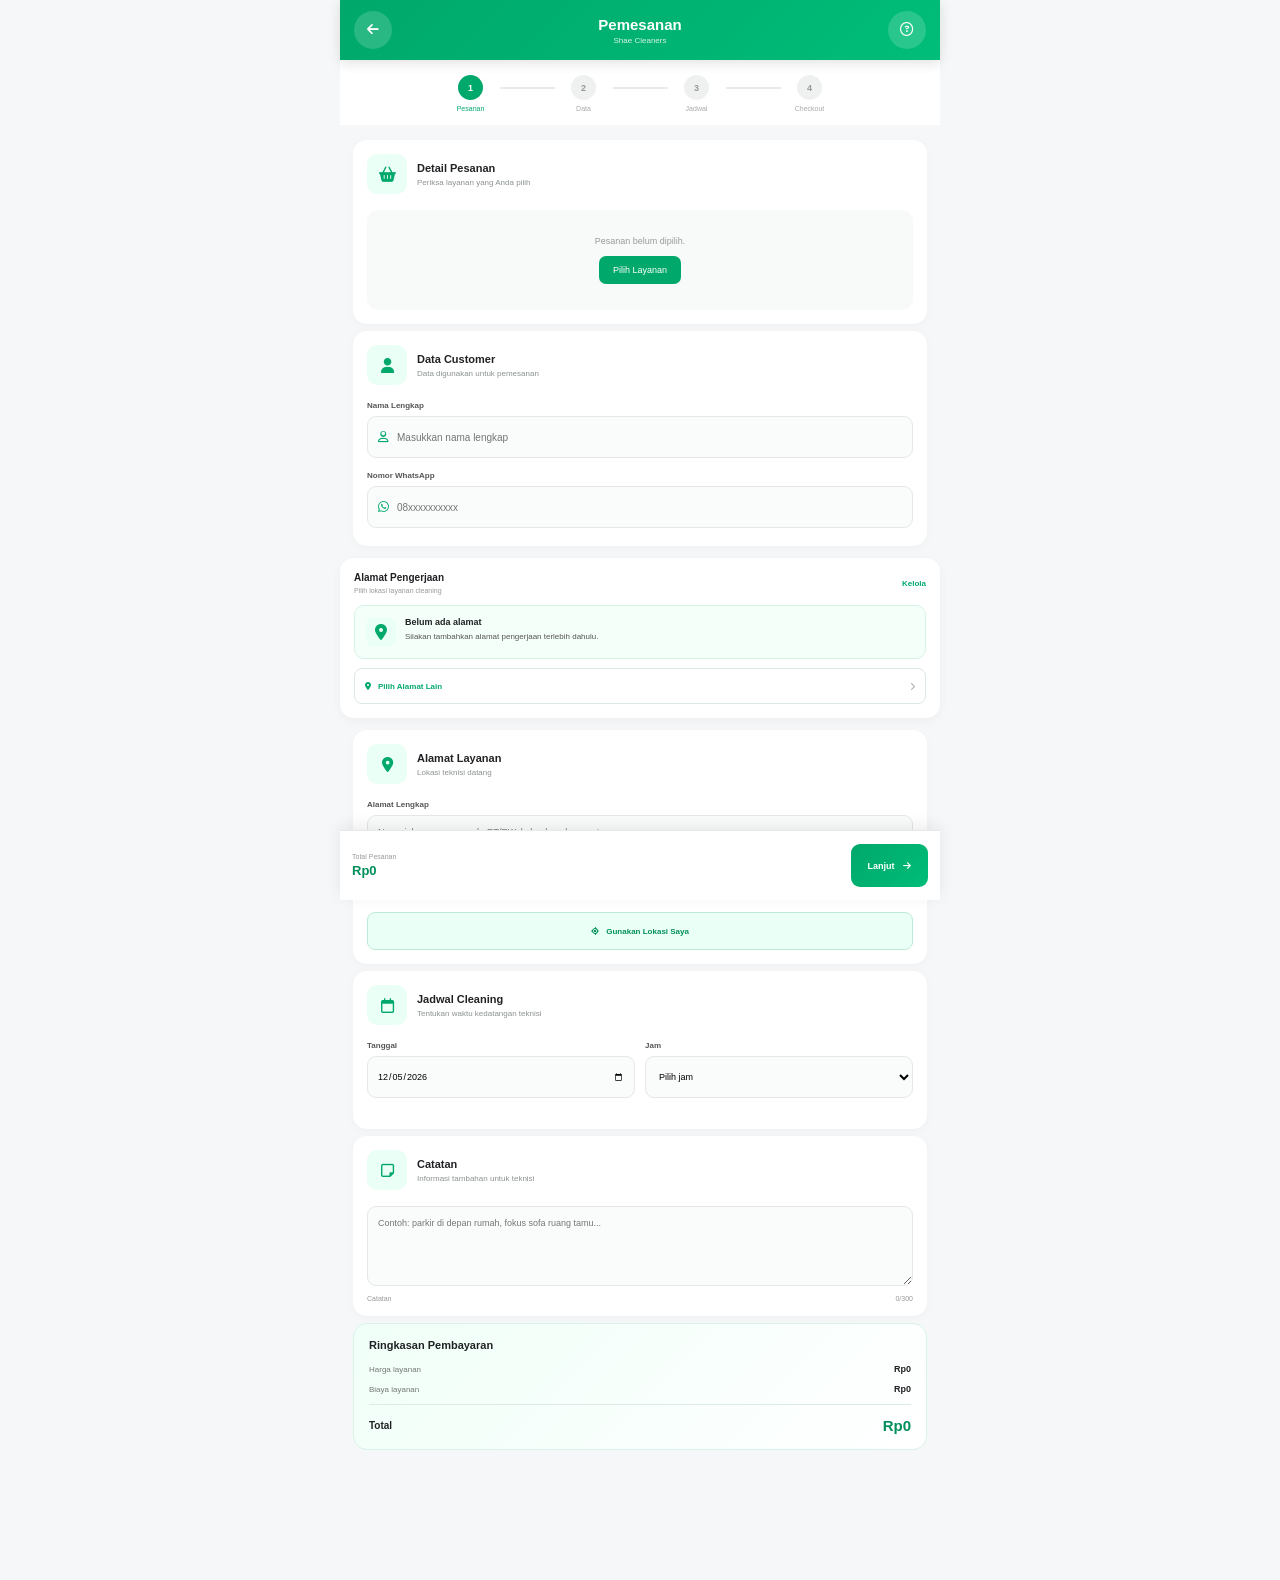
<file: order.html>
<!DOCTYPE html>
<html lang="id">

<head>

  <meta charset="UTF-8">

  <meta
    name="viewport"
    content="width=device-width, initial-scale=1.0"
  >

  <meta
    name="theme-color"
    content="#00A86B"
  >

  <title>Pemesanan - Shae Cleaners</title>

  <link
    rel="stylesheet"
    href="https://cdnjs.cloudflare.com/ajax/libs/font-awesome/6.5.2/css/all.min.css"
  >

  <link
    rel="stylesheet"
    href="order.css"
  >

</head>


<body>


<!-- HEADER -->

<header class="order-header">

  <button
    class="back-button"
    onclick="goBack()"
  >

    <i class="fa-solid fa-arrow-left"></i>

  </button>


  <div class="header-title">

    <strong>
      Pemesanan
    </strong>

    <span>
      Shae Cleaners
    </span>

  </div>


  <button
    class="help-button"
    onclick="showHelp()"
  >

    <i class="fa-regular fa-circle-question"></i>

  </button>

</header>



<!-- PROGRESS -->

<section class="progress-wrapper">

  <div class="progress-step active">

    <div class="step-circle">
      1
    </div>

    <span>
      Pesanan
    </span>

  </div>


  <div class="progress-line"></div>


  <div class="progress-step">

    <div class="step-circle">
      2
    </div>

    <span>
      Data
    </span>

  </div>


  <div class="progress-line"></div>


  <div class="progress-step">

    <div class="step-circle">
      3
    </div>

    <span>
      Jadwal
    </span>

  </div>


  <div class="progress-line"></div>


  <div class="progress-step">

    <div class="step-circle">
      4
    </div>

    <span>
      Checkout
    </span>

  </div>

</section>



<main class="order-container">


  <!-- PESANAN -->

  <section class="order-card">

    <div class="card-heading">

      <div class="heading-icon">

        <i class="fa-solid fa-basket-shopping"></i>

      </div>


      <div>

        <strong>
          Detail Pesanan
        </strong>

        <span>
          Periksa layanan yang Anda pilih
        </span>

      </div>

    </div>


    <div
      id="serviceBox"
      class="service-box"
    >

      <div class="loading">
        Memuat pesanan...
      </div>

    </div>

  </section>



  <!-- CUSTOMER -->

  <section class="order-card">

    <div class="card-heading">

      <div class="heading-icon">

        <i class="fa-solid fa-user"></i>

      </div>


      <div>

        <strong>
          Data Customer
        </strong>

        <span>
          Data digunakan untuk pemesanan
        </span>

      </div>

    </div>



    <div class="form-group">

      <label for="customerName">
        Nama Lengkap
      </label>

      <div class="input-box">

        <i class="fa-regular fa-user"></i>

        <input
          type="text"
          id="customerName"
          placeholder="Masukkan nama lengkap"
          autocomplete="name"
        >

      </div>

      <small
        id="nameError"
        class="error"
      ></small>

    </div>



    <div class="form-group">

      <label for="customerPhone">
        Nomor WhatsApp
      </label>

      <div class="input-box">

        <i class="fa-brands fa-whatsapp"></i>

        <input
          type="tel"
          id="customerPhone"
          placeholder="08xxxxxxxxxx"
          autocomplete="tel"
        >

      </div>

      <small
        id="phoneError"
        class="error"
      ></small>

    </div>

  </section>
<!-- ================= ALAMAT PEMESANAN ================= -->

<section class="order-address">

  <div class="section-heading">

    <div>
      <strong>Alamat Pengerjaan</strong>
      <span>Pilih lokasi layanan cleaning</span>
    </div>

    <button
      type="button"
      onclick="openAddressPage()"
    >
      Kelola
    </button>

  </div>


  <div
    id="selectedAddress"
    class="selected-address"
  >

    <div class="address-loading">
      Memuat alamat...
    </div>

  </div>


  <button
    type="button"
    class="choose-address"
    onclick="chooseAddress()"
  >

    <i class="fa-solid fa-location-dot"></i>

    Pilih Alamat Lain

    <i class="fa-solid fa-chevron-right"></i>

  </button>

</section>


  <!-- ALAMAT -->

  <section class="order-card">

    <div class="card-heading">

      <div class="heading-icon">

        <i class="fa-solid fa-location-dot"></i>

      </div>


      <div>

        <strong>
          Alamat Layanan
        </strong>

        <span>
          Lokasi teknisi datang
        </span>

      </div>

    </div>



    <div class="form-group">

      <label for="customerAddress">
        Alamat Lengkap
      </label>

      <textarea
        id="customerAddress"
        placeholder="Nama jalan, nomor rumah, RT/RW, kelurahan, kecamatan..."
      ></textarea>

      <small
        id="addressError"
        class="error"
      ></small>

    </div>



    <div class="location-button">

      <button
        type="button"
        onclick="useCurrentLocation()"
      >

        <i class="fa-solid fa-location-crosshairs"></i>

        Gunakan Lokasi Saya

      </button>

    </div>

  </section>



  <!-- JADWAL -->

  <section class="order-card">

    <div class="card-heading">

      <div class="heading-icon">

        <i class="fa-regular fa-calendar"></i>

      </div>


      <div>

        <strong>
          Jadwal Cleaning
        </strong>

        <span>
          Tentukan waktu kedatangan teknisi
        </span>

      </div>

    </div>



    <div class="schedule-grid">

      <div class="form-group">

        <label for="orderDate">
          Tanggal
        </label>

        <input
          type="date"
          id="orderDate"
        >

      </div>


      <div class="form-group">

        <label for="orderTime">
          Jam
        </label>

        <select id="orderTime">

          <option value="">
            Pilih jam
          </option>

          <option value="08:00">
            08:00
          </option>

          <option value="09:00">
            09:00
          </option>

          <option value="10:00">
            10:00
          </option>

          <option value="11:00">
            11:00
          </option>

          <option value="13:00">
            13:00
          </option>

          <option value="14:00">
            14:00
          </option>

          <option value="15:00">
            15:00
          </option>

          <option value="16:00">
            16:00
          </option>

          <option value="17:00">
            17:00
          </option>

        </select>

      </div>

    </div>


    <small
      id="scheduleError"
      class="error"
    ></small>

  </section>



  <!-- CATATAN -->

  <section class="order-card">

    <div class="card-heading">

      <div class="heading-icon">

        <i class="fa-regular fa-note-sticky"></i>

      </div>


      <div>

        <strong>
          Catatan
        </strong>

        <span>
          Informasi tambahan untuk teknisi
        </span>

      </div>

    </div>


    <textarea
      id="orderNote"
      placeholder="Contoh: parkir di depan rumah, fokus sofa ruang tamu..."
      maxlength="300"
    ></textarea>


    <div class="note-count">

      <span>
        Catatan
      </span>

      <span id="noteCount">
        0/300
      </span>

    </div>

  </section>



  <!-- SUMMARY -->

  <section class="summary-card">

    <div class="summary-title">

      <strong>
        Ringkasan Pembayaran
      </strong>

    </div>


    <div class="summary-row">

      <span>
        Harga layanan
      </span>

      <strong id="summaryPrice">
        Rp0
      </strong>

    </div>


    <div class="summary-row">

      <span>
        Biaya layanan
      </span>

      <strong id="serviceFee">
        Rp0
      </strong>

    </div>


    <div class="summary-divider"></div>


    <div class="summary-total">

      <span>
        Total
      </span>

      <strong id="summaryTotal">
        Rp0
      </strong>

    </div>

  </section>


</main>

<!-- BOTTOM -->

<div class="bottom-order">

  <div class="bottom-total">

    <span>
      Total Pesanan
    </span>

    <strong id="bottomTotal">
      Rp0
    </strong>

  </div>


  <button
    type="button"
    onclick="continueCheckout()"
    class="continue-button"
  >
    Lanjut
    <i class="fa-solid fa-arrow-right"></i>
  </button>
</div>
<script src="order.js"></script>

</body>

</html>
</file>
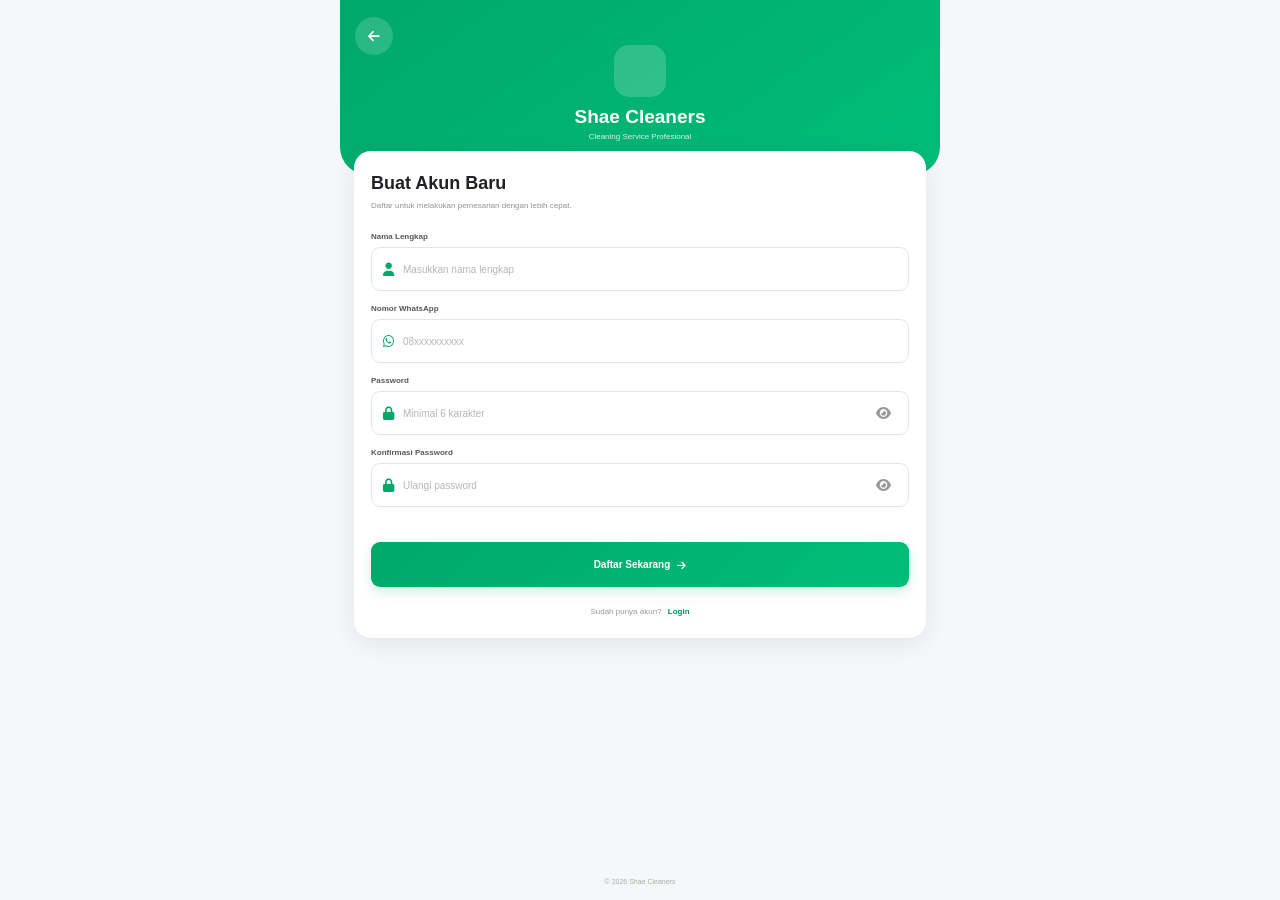
<file: register.html>
<!DOCTYPE html>
<html lang="id">

<head>

  <meta charset="UTF-8">

  <meta
    name="viewport"
    content="width=device-width, initial-scale=1.0"
  >

  <meta
    name="theme-color"
    content="#00A86B"
  >

  <title>Daftar - Shae Cleaners</title>

  <link
    rel="stylesheet"
    href="https://cdnjs.cloudflare.com/ajax/libs/font-awesome/6.5.2/css/all.min.css"
  >

  <link
    rel="stylesheet"
    href="register.css"
  >

</head>


<body>


<div class="register-page">


  <!-- HEADER -->

  <header class="register-header">

    <button
      class="back-button"
      onclick="goBack()"
    >

      <i class="fa-solid fa-arrow-left"></i>

    </button>


    <div class="brand">

      <div class="brand-icon">

        <i class="fa-solid fa-sparkles"></i>

      </div>


      <strong>
        Shae Cleaners
      </strong>


      <span>
        Cleaning Service Profesional
      </span>

    </div>

  </header>



  <!-- FORM -->

  <main class="register-card">


    <h1>
      Buat Akun Baru
    </h1>


    <p class="subtitle">
      Daftar untuk melakukan pemesanan
      dengan lebih cepat.
    </p>



    <form
      id="registerForm"
      onsubmit="registerUser(event)"
    >


      <!-- NAMA -->

      <div class="input-group">

        <label>
          Nama Lengkap
        </label>


        <div class="input-box">

          <i class="fa-solid fa-user"></i>


          <input
            type="text"
            id="name"
            placeholder="Masukkan nama lengkap"
            autocomplete="name"
            required
          >

        </div>

      </div>



      <!-- WHATSAPP -->

      <div class="input-group">

        <label>
          Nomor WhatsApp
        </label>


        <div class="input-box">

          <i class="fa-brands fa-whatsapp"></i>


          <input
            type="tel"
            id="phone"
            placeholder="08xxxxxxxxxx"
            autocomplete="tel"
            required
          >

        </div>

      </div>



      <!-- PASSWORD -->

      <div class="input-group">

        <label>
          Password
        </label>


        <div class="input-box">

          <i class="fa-solid fa-lock"></i>


          <input
            type="password"
            id="password"
            placeholder="Minimal 6 karakter"
            autocomplete="new-password"
            required
          >


          <button
            type="button"
            class="eye-button"
            onclick="togglePassword('password','eyePassword')"
          >

            <i
              id="eyePassword"
              class="fa-solid fa-eye"
            ></i>

          </button>

        </div>

      </div>



      <!-- KONFIRMASI -->

      <div class="input-group">

        <label>
          Konfirmasi Password
        </label>


        <div class="input-box">

          <i class="fa-solid fa-lock"></i>


          <input
            type="password"
            id="confirmPassword"
            placeholder="Ulangi password"
            autocomplete="new-password"
            required
          >


          <button
            type="button"
            class="eye-button"
            onclick="togglePassword('confirmPassword','eyeConfirm')"
          >

            <i
              id="eyeConfirm"
              class="fa-solid fa-eye"
            ></i>

          </button>

        </div>

      </div>



      <!-- ERROR -->

      <div
        id="registerError"
        class="error-message"
      ></div>



      <!-- BUTTON -->

      <button
        type="submit"
        class="register-button"
      >

        <span>
          Daftar Sekarang
        </span>


        <i class="fa-solid fa-arrow-right"></i>

      </button>


    </form>



    <!-- LOGIN -->

    <div class="login-link">

      <span>
        Sudah punya akun?
      </span>


      <button onclick="goLogin()">

        Login

      </button>

    </div>


  </main>



  <footer>

    © 2026 Shae Cleaners

  </footer>


</div>



<script src="register.js"></script>

</body>

</html>
</file>
<file: style.css>
* {
  margin: 0;
  padding: 0;
  box-sizing: border-box;
}

:root {
  --green: #00a86b;
  --green-dark: #008f5a;
  --green-light: #eafff5;
  --text: #202124;
  --muted: #777;
  --white: #ffffff;
  --bg: #f5f7f8;
  --border: #eeeeee;
}

html {
  scroll-behavior: smooth;
}

body {
  font-family: Arial, Helvetica, sans-serif;
  background: var(--bg);
  color: var(--text);
  padding-bottom: 90px;
}


/* ================= HEADER ================= */

.app-header {
  position: sticky;
  top: 0;
  z-index: 1000;

  padding: 14px 16px 20px;

  background: linear-gradient(
    135deg,
    #00a86b,
    #00bd79
  );

  border-radius: 0 0 22px 22px;

  box-shadow: 0 4px 18px rgba(0, 0, 0, .12);
}


.header-top {
  display: flex;
  justify-content: space-between;
  align-items: center;
}


.brand {
  display: flex;
  align-items: center;
  gap: 9px;
}


.brand-icon {
  width: 38px;
  height: 38px;

  display: flex;
  align-items: center;
  justify-content: center;

  background: white;
  color: var(--green);

  border-radius: 12px;

  font-size: 20px;

  box-shadow: 0 4px 10px rgba(0,0,0,.12);
}


.brand-text {
  display: flex;
  flex-direction: column;
  line-height: 1;
}


.brand-text strong {
  font-size: 20px;
  color: white;
}


.brand-text span {
  color: rgba(255,255,255,.9);
  font-size: 11px;
  margin-top: 4px;
}


.header-actions {
  display: flex;
  gap: 8px;
}


.header-actions button {
  position: relative;

  width: 38px;
  height: 38px;

  border: none;
  border-radius: 50%;

  background: rgba(255,255,255,.18);
  color: white;

  font-size: 17px;

  cursor: pointer;
}


.notification-dot {
  position: absolute;

  width: 7px;
  height: 7px;

  background: #ff3b30;

  border: 2px solid white;
  border-radius: 50%;

  top: 7px;
  right: 7px;
}


/* ================= SEARCH ================= */

.search-box {
  margin-top: 15px;

  height: 45px;

  display: flex;
  align-items: center;
  gap: 10px;

  padding: 0 15px;

  background: white;

  border-radius: 13px;

  color: #888;

  font-size: 14px;

  box-shadow: 0 3px 10px rgba(0,0,0,.08);

  cursor: pointer;
}


.search-box i {
  color: var(--green);
}


/* ================= HERO ================= */

.hero-wrapper {
  position: relative;

  margin-top: -4px;
  padding: 12px 14px 0;

  z-index: 10;
}


.heroSwiper {
  width: 100%;
}


.hero-card {
  min-height: 165px;

  border-radius: 20px;

  overflow: hidden;

  padding: 20px;

  display: flex;
  justify-content: space-between;
  align-items: center;

  box-shadow: 0 8px 22px rgba(0,0,0,.12);
}


.hero-one {
  background: linear-gradient(
    135deg,
    #00a86b,
    #20c997
  );
}


.hero-two {
  background: linear-gradient(
    135deg,
    #087f5b,
    #20c997
  );
}


.hero-three {
  background: linear-gradient(
    135deg,
    #008f5a,
    #12b886
  );
}


.hero-content {
  width: 70%;
  color: white;
}


.hero-content small {
  font-size: 10px;
  font-weight: bold;

  letter-spacing: 1px;

  opacity: .9;
}


.hero-content h2 {
  font-size: 22px;
  line-height: 1.2;

  margin: 6px 0;
}


.hero-content p {
  font-size: 12px;

  line-height: 1.5;

  opacity: .9;

  margin-bottom: 12px;
}


.hero-content button {
  border: none;

  padding: 9px 14px;

  border-radius: 9px;

  background: white;
  color: var(--green);

  font-size: 11px;
  font-weight: bold;

  cursor: pointer;
}


.hero-image {
  font-size: 60px;

  filter: drop-shadow(
    0 8px 8px rgba(0,0,0,.15)
  );
}


/* swiper dots */

.swiper-pagination {
  bottom: 7px !important;
}

.swiper-pagination-bullet {
  background: white !important;
  opacity: .6;
}

.swiper-pagination-bullet-active {
  opacity: 1;
}


/* ================= SECTION ================= */

.quick-section,
.popular-section {
  padding: 22px 15px 0;
}


.section-title {
  display: flex;

  justify-content: space-between;
  align-items: center;

  margin-bottom: 14px;
}


.section-title h3 {
  font-size: 17px;
}


.section-title button {
  border: none;

  background: transparent;

  color: var(--green);

  font-size: 12px;

  cursor: pointer;
}


/* ================= GRID ================= */

.service-grid {
  background: white;

  border-radius: 17px;

  padding: 15px 8px;

  display: grid;

  grid-template-columns: repeat(4, 1fr);

  gap: 18px 5px;

  box-shadow: 0 2px 10px rgba(0,0,0,.04);
}


.service-item {
  display: flex;

  flex-direction: column;

  align-items: center;

  text-align: center;

  cursor: pointer;
}


.service-icon {
  width: 52px;
  height: 52px;

  border-radius: 15px;

  background: var(--green-light);

  display: flex;

  justify-content: center;
  align-items: center;

  margin-bottom: 7px;

  transition: .2s;
}


.service-icon img {
  width: 38px;
  height: 38px;

  object-fit: contain;
}


.service-item:active .service-icon {
  transform: scale(.9);
}


.service-item span {
  font-size: 10px;

  line-height: 1.3;

  color: #444;
}


/* ================= PROMO ================= */

.promo-strip {
  margin: 20px 15px;

  background: white;

  border-radius: 15px;

  padding: 13px;

  display: flex;

  align-items: center;

  gap: 10px;

  box-shadow: 0 2px 10px rgba(0,0,0,.05);
}


.promo-icon {
  width: 38px;
  height: 38px;

  border-radius: 11px;

  display: flex;

  align-items: center;
  justify-content: center;

  background: var(--green-light);

  color: var(--green);
}


.promo-info {
  flex: 1;

  display: flex;

  flex-direction: column;

  gap: 4px;
}


.promo-info strong {
  font-size: 12px;
}


.promo-info span {
  color: #888;

  font-size: 10px;
}


.promo-strip button {
  border: none;

  background: var(--green);

  color: white;

  padding: 8px 12px;

  border-radius: 8px;

  font-size: 11px;

  font-weight: bold;
}


/* ================= POPULAR ================= */

.popular-list {
  display: grid;

  grid-template-columns: repeat(2, 1fr);

  gap: 11px;
}


.service-card {
  background: white;

  border-radius: 14px;

  overflow: hidden;

  cursor: pointer;

  box-shadow: 0 2px 9px rgba(0,0,0,.06);

  transition: transform .2s;
}


.service-card:active {
  transform: scale(.97);
}


.card-image {
  height: 135px;

  position: relative;

  display: flex;

  justify-content: center;
  align-items: center;
}


.sofa-image {
  background: #d9f5e9;
}


.bed-image {
  background: #e6f7ef;
}


.car-image {
  background: #d8f3eb;
}


.carpet-image {
  background: #e1f6ed;
}


.image-emoji {
  font-size: 65px;
}


.badge {
  position: absolute;

  top: 8px;
  left: 8px;

  padding: 4px 7px;

  border-radius: 5px;

  background: var(--green);

  color: white;

  font-size: 8px;

  font-weight: bold;
}


.card-body {
  padding: 11px;
}


.card-body h4 {
  font-size: 13px;

  margin-bottom: 7px;
}


.rating {
  display: flex;

  align-items: center;

  gap: 4px;

  font-size: 10px;
}


.rating i {
  color: #f5a623;
}


.rating span {
  color: #999;
}


.sold {
  color: #999;

  font-size: 9px;

  margin-top: 5px;
}


.price {
  margin-top: 8px;

  color: #777;

  font-size: 10px;
}


.price strong {
  display: block;

  color: var(--green);

  font-size: 14px;

  margin-top: 2px;
}


/* ================= BOTTOM NAV ================= */

.bottom-nav {
  position: fixed;

  bottom: 0;
  left: 0;
  right: 0;

  height: 70px;

  background: white;

  display: flex;

  justify-content: space-around;
  align-items: center;

  border-top: 1px solid #eee;

  box-shadow: 0 -4px 18px rgba(0,0,0,.08);

  z-index: 2000;
}


.nav-item {
  width: 20%;

  border: none;

  background: transparent;

  color: #999;

  display: flex;

  flex-direction: column;

  align-items: center;

  gap: 5px;

  font-size: 10px;

  cursor: pointer;
}


.nav-item i {
  font-size: 19px;
}


.nav-item.active {
  color: var(--green);
}


.center-button {
  position: relative;

  height: 70px;

  justify-content: flex-end;
}


.order-button {
  position: absolute;

  top: -27px;

  width: 52px;
  height: 52px;

  border-radius: 50%;

  background: var(--green);

  color: white;

  display: flex;

  align-items: center;
  justify-content: center;

  border: 5px solid var(--bg);

  font-size: 20px;

  box-shadow: 0 5px 15px rgba(0,168,107,.3);
}


.center-button span {
  margin-top: 29px;
}


/* ================= RESPONSIVE ================= */

@media (min-width: 600px) {

  body {
    max-width: 600px;
    margin: auto;
    background: #eef2f1;
  }

  .bottom-nav {
    max-width: 600px;
    left: 50%;
    transform: translateX(-50%);
  }

  .popular-list {
    grid-template-columns: repeat(3, 1fr);
  }

}
</file>
<file: akun.css>
* {
  margin: 0;
  padding: 0;
  box-sizing: border-box;
}


:root {

  --green: #00a86b;
  --green-dark: #008f5a;
  --green-light: #eafff5;
  --text: #202124;
  --muted: #929895;
  --border: #e5e9e7;
  --bg: #f5f7f8;

}


body {

  font-family:
    Arial,
    Helvetica,
    sans-serif;

  background:
    var(--bg);

  color:
    var(--text);

  padding-bottom: 30px;
}


.account-page {

  min-height: 100vh;

  max-width: 600px;

  margin: auto;
}


/* HEADER */

.account-header {

  height: 60px;

  padding:
    0 14px;

  display: flex;

  align-items: center;

  justify-content: space-between;

  color: white;

  background:
    linear-gradient(
      135deg,
      #00a86b,
      #00bd79
    );

  box-shadow:
    0 3px 12px
    rgba(0,0,0,.1);
}


.account-header > strong {

  font-size: 15px;
}


.header-button {

  width: 38px;

  height: 38px;

  border: none;

  border-radius: 50%;

  display: flex;

  align-items: center;

  justify-content: center;

  color: white;

  background:
    rgba(255,255,255,.16);

  cursor: pointer;
}


/* PROFILE */

.profile-card {

  margin:
    10px 13px;

  padding:
    15px;

  display: flex;

  align-items: center;

  gap: 11px;

  border-radius: 14px;

  background: white;

  box-shadow:
    0 3px 12px
    rgba(0,0,0,.04);
}


.profile-avatar {

  width: 50px;

  height: 50px;

  flex-shrink: 0;

  display: flex;

  align-items: center;

  justify-content: center;

  border-radius: 50%;

  color: white;

  background:
    linear-gradient(
      135deg,
      #00a86b,
      #00bd79
    );

  font-size: 19px;

  font-weight: bold;
}


.profile-info {

  flex: 1;

  min-width: 0;
}


.profile-info strong {

  display: block;

  margin-bottom: 5px;

  font-size: 11px;

  white-space: nowrap;

  overflow: hidden;

  text-overflow: ellipsis;
}


.profile-info span {

  display: block;

  color:
    var(--muted);

  font-size: 7px;

  white-space: nowrap;

  overflow: hidden;

  text-overflow: ellipsis;
}


.profile-action {

  padding:
    7px 11px;

  border:
    1px solid
    #bfe8d8;

  border-radius: 8px;

  background:
    var(--green-light);

  color:
    var(--green-dark);

  font-size: 8px;

  font-weight: bold;

  cursor: pointer;
}


/* QUICK MENU */

.quick-menu {

  margin:
    8px 13px;

  padding:
    13px 5px;

  display: grid;

  grid-template-columns:
    repeat(4, 1fr);

  border-radius: 14px;

  background: white;

  box-shadow:
    0 3px 12px
    rgba(0,0,0,.04);
}


.quick-item {

  display: flex;

  flex-direction: column;

  align-items: center;

  gap: 6px;

  border: none;

  background: none;

  color: #555;

  cursor: pointer;
}


.quick-icon {

  width: 36px;

  height: 36px;

  display: flex;

  align-items: center;

  justify-content: center;

  border-radius: 11px;

  color:
    var(--green);

  background:
    var(--green-light);

  font-size: 13px;
}


.quick-item span {

  font-size: 7px;
}


/* MENU CARD */

.menu-card {

  margin:
    8px 13px;

  overflow: hidden;

  border-radius: 14px;

  background: white;

  box-shadow:
    0 3px 12px
    rgba(0,0,0,.04);
}


.menu-title {

  padding:
    13px 14px 8px;

  color: #999;

  font-size: 8px;

  font-weight: bold;
}


.menu-item {

  width: 100%;

  min-height: 58px;

  padding:
    9px 14px;

  display: flex;

  align-items: center;

  gap: 10px;

  border: none;

  border-top:
    1px solid
    #f0f2f1;

  background: white;

  text-align: left;

  cursor: pointer;
}


.menu-icon {

  width: 34px;

  height: 34px;

  flex-shrink: 0;

  display: flex;

  align-items: center;

  justify-content: center;

  border-radius: 9px;

  color:
    var(--green);

  background:
    var(--green-light);

  font-size: 12px;
}


.menu-text {

  flex: 1;

  min-width: 0;
}


.menu-text strong {

  display: block;

  margin-bottom: 3px;

  font-size: 9px;
}


.menu-text span {

  display: block;

  color:
    #999;

  font-size: 7px;
}


.arrow {

  color: #bbb;

  font-size: 8px;
}


/* LOGOUT */

.logout-button {

  width:
    calc(100% - 26px);

  height: 42px;

  margin:
    10px 13px;

  border:
    1px solid
    #ffd5d5;

  border-radius: 10px;

  background:
    #fff5f5;

  color:
    #e53935;

  font-size: 9px;

  font-weight: bold;

  cursor: pointer;
}


.logout-button i {

  margin-right: 6px;
}


/* FOOTER */

footer {

  padding:
    15px;

  text-align: center;

  color: #aaa;

  font-size: 7px;
}
</file>
<file: alamat.css>
* {
  margin: 0;
  padding: 0;
  box-sizing: border-box;
}


:root {

  --green: #00a86b;

  --green-dark: #008f5a;

  --green-light: #eafff5;

  --text: #202124;

  --muted: #929895;

  --border: #e4e8e6;

  --bg: #f5f7f8;

}


body {

  font-family:
    Arial,
    Helvetica,
    sans-serif;

  background:
    var(--bg);

  color:
    var(--text);

}


.address-page {

  min-height: 100vh;

  max-width: 600px;

  margin: auto;

}


/* HEADER */

.address-header {

  height: 60px;

  padding:
    0 14px;

  display: flex;

  align-items: center;

  justify-content: space-between;

  color: white;

  background:
    linear-gradient(
      135deg,
      #00a86b,
      #00bd79
    );

  box-shadow:
    0 3px 12px
    rgba(0,0,0,.1);
}


.address-header strong {

  font-size: 15px;

}


.back-button,
.add-header-button {

  width: 38px;

  height: 38px;

  display: flex;

  align-items: center;

  justify-content: center;

  border: none;

  border-radius: 50%;

  color: white;

  background:
    rgba(255,255,255,.16);

  cursor: pointer;

}


.add-header-button {

  font-size: 14px;

}


/* CONTENT */

.address-content {

  padding:
    17px 13px 30px;

}


.page-title {

  margin-bottom: 14px;

}


.page-title h1 {

  font-size: 17px;

  margin-bottom: 5px;

}


.page-title p {

  color:
    var(--muted);

  font-size: 8px;

}


/* LIST */

.address-list {

  display: flex;

  flex-direction: column;

  gap: 10px;

}


.address-card {

  padding: 14px;

  border-radius: 13px;

  background: white;

  box-shadow:
    0 3px 12px
    rgba(0,0,0,.04);

}


.address-top {

  display: flex;

  align-items: center;

  gap: 9px;

}


.address-icon {

  width: 35px;

  height: 35px;

  flex-shrink: 0;

  display: flex;

  align-items: center;

  justify-content: center;

  border-radius: 10px;

  color:
    var(--green);

  background:
    var(--green-light);

}


.address-name {

  flex: 1;

}


.address-name strong {

  display: block;

  font-size: 10px;

}


.address-name span {

  display: block;

  margin-top: 3px;

  color: #999;

  font-size: 7px;

}


.main-badge {

  padding:
    4px 7px;

  border-radius: 5px;

  color:
    var(--green-dark);

  background:
    var(--green-light);

  font-size: 6px;

  font-weight: bold;

}


.address-detail {

  margin:
    12px 0 10px;

  padding-top: 10px;

  border-top:
    1px solid #f0f2f1;

}


.address-detail p {

  margin-bottom: 5px;

  color: #555;

  font-size: 8px;

  line-height: 1.5;

}


.address-note {

  color: #999 !important;

  font-size: 7px !important;

}


/* ACTION */

.address-actions {

  display: flex;

  gap: 7px;

}


.address-actions button {

  flex: 1;

  height: 32px;

  border:
    1px solid var(--border);

  border-radius: 7px;

  background: white;

  color: #666;

  font-size: 7px;

  cursor: pointer;

}


.address-actions .main-action {

  color:
    var(--green-dark);

  border-color:
    #bfe8d8;

  background:
    var(--green-light);

}


.address-actions .delete-action {

  color: #e53935;

  border-color: #ffd5d5;

  background: #fff7f7;

}


/* EMPTY */

.empty-address {

  padding:
    45px 20px;

  display: flex;

  flex-direction: column;

  align-items: center;

  text-align: center;

  border-radius: 14px;

  background: white;

}


.empty-icon {

  width: 55px;

  height: 55px;

  margin-bottom: 13px;

  display: flex;

  align-items: center;

  justify-content: center;

  border-radius: 50%;

  color:
    var(--green);

  background:
    var(--green-light);

  font-size: 20px;

}


.empty-address strong {

  font-size: 11px;

  margin-bottom: 6px;

}


.empty-address span {

  max-width: 250px;

  color: #999;

  font-size: 7px;

  line-height: 1.5;

}


.empty-address button {

  margin-top: 15px;

  padding:
    9px 14px;

  border: none;

  border-radius: 8px;

  color: white;

  background:
    var(--green);

  font-size: 8px;

  font-weight: bold;

}


/* FORM */

.form-card {

  margin-top: 12px;

  padding: 15px;

  border-radius: 14px;

  background: white;

  box-shadow:
    0 3px 12px
    rgba(0,0,0,.05);

}


.form-title {

  display: flex;

  align-items: center;

  justify-content: space-between;

  margin-bottom: 15px;

}


.form-title strong {

  font-size: 12px;

}


.form-title button {

  width: 28px;

  height: 28px;

  border: none;

  border-radius: 50%;

  background: #f2f4f3;

  color: #777;

}


/* INPUT */

.input-group {

  margin-bottom: 12px;

}


.input-group label {

  display: block;

  margin-bottom: 5px;

  color: #555;

  font-size: 8px;

  font-weight: bold;

}


.input-group input,
.input-group textarea {

  width: 100%;

  padding:
    10px;

  border:
    1px solid var(--border);

  border-radius: 8px;

  outline: none;

  background: white;

  color: var(--text);

  font-family: inherit;

  font-size: 9px;

}


.input-group textarea {

  resize: vertical;

  line-height: 1.5;

}


.input-group input:focus,
.input-group textarea:focus {

  border-color:
    var(--green);

  box-shadow:
    0 0 0 3px
    rgba(0,168,107,.08);

}


/* MAIN */

.main-address {

  display: flex;

  align-items: center;

  gap: 7px;

  margin:
    5px 0 14px;

  color: #555;

  font-size: 8px;

}


.main-address input {

  accent-color:
    var(--green);

}


/* SAVE */

.save-button {

  width: 100%;

  height: 43px;

  border: none;

  border-radius: 9px;

  color: white;

  background:
    linear-gradient(
      135deg,
      #00a86b,
      #00bd79
    );

  font-size: 9px;

  font-weight: bold;

  cursor: pointer;

}


.save-button i {

  margin-right: 5px;

}
</file>
<file: checkout.css>
* {
  margin: 0;
  padding: 0;
  box-sizing: border-box;
}


:root {

  --green: #00a86b;

  --green-dark: #008f5a;

  --green-light: #eafff5;

  --text: #202124;

  --muted: #929895;

  --border: #e4e8e6;

  --bg: #f5f7f8;

}


body {

  font-family:
    Arial,
    Helvetica,
    sans-serif;

  background:
    var(--bg);

  color:
    var(--text);

  padding-bottom:
    90px;

}


.checkout-page {

  min-height: 100vh;

  max-width: 600px;

  margin: auto;

}


/* HEADER */

.checkout-header {

  height: 60px;

  padding:
    0 14px;

  display: flex;

  align-items: center;

  justify-content: space-between;

  color: white;

  background:
    linear-gradient(
      135deg,
      #00a86b,
      #00bd79
    );

  box-shadow:
    0 3px 12px
    rgba(0,0,0,.1);

}


.checkout-header strong {

  font-size: 15px;

}


.back-button {

  width: 38px;

  height: 38px;

  border: none;

  border-radius: 50%;

  color: white;

  background:
    rgba(255,255,255,.16);

  cursor: pointer;

}


.header-space {

  width: 38px;

}


/* CONTENT */

.checkout-content {

  padding:
    12px 13px 20px;

}


/* CARD */

.checkout-card {

  margin-bottom: 10px;

  padding: 14px;

  border-radius: 14px;

  background: white;

  box-shadow:
    0 3px 12px
    rgba(0,0,0,.04);

}


.card-title {

  display: flex;

  align-items: center;

  gap: 8px;

  margin-bottom: 12px;

}


.card-title i {

  color:
    var(--green);

  font-size: 12px;

}


.card-title strong {

  font-size: 10px;

}


/* ADDRESS */

.checkout-address {

  padding:
    11px;

  border-radius: 9px;

  background:
    #f5fff9;

  border:
    1px solid #d8f2e6;

  color: #555;

  font-size: 8px;

  line-height: 1.6;

}


.checkout-address strong {

  display: block;

  margin-bottom: 4px;

  color: #222;

  font-size: 9px;

}


.change-button {

  width: 100%;

  margin-top: 8px;

  padding: 8px;

  border: none;

  background: none;

  color:
    var(--green);

  font-size: 8px;

  font-weight: bold;

  text-align: right;

  cursor: pointer;

}


.change-button i {

  margin-left: 4px;

}


/* SERVICE */

.service-detail {

  display: flex;

  align-items: center;

  gap: 10px;

}


.service-icon {

  width: 42px;

  height: 42px;

  display: flex;

  align-items: center;

  justify-content: center;

  flex-shrink: 0;

  border-radius: 10px;

  color:
    var(--green);

  background:
    var(--green-light);

  font-size: 15px;

}


.service-info {

  flex: 1;

}


.service-info strong {

  display: block;

  margin-bottom: 4px;

  font-size: 9px;

}


.service-info span {

  color: #999;

  font-size: 7px;

}


/* SCHEDULE */

.schedule-grid {

  display: grid;

  grid-template-columns:
    1fr 1fr;

  gap: 9px;

}


.input-box label {

  display: block;

  margin-bottom: 5px;

  color: #666;

  font-size: 8px;

  font-weight: bold;

}


.input-box input {

  width: 100%;

  height: 38px;

  padding:
    0 9px;

  border:
    1px solid var(--border);

  border-radius: 8px;

  outline: none;

  font-size: 8px;

}


.input-box input:focus {

  border-color:
    var(--green);

}


/* PAYMENT */

.payment-option {

  min-height: 58px;

  margin-bottom: 7px;

  padding: 9px;

  display: flex;

  align-items: center;

  gap: 9px;

  border:
    1px solid var(--border);

  border-radius: 9px;

  cursor: pointer;

}


.payment-option:last-child {

  margin-bottom: 0;

}


.payment-option input {

  display: none;

}


.payment-icon {

  width: 34px;

  height: 34px;

  display: flex;

  align-items: center;

  justify-content: center;

  border-radius: 9px;

  color:
    var(--green);

  background:
    var(--green-light);

  font-size: 11px;

}


.payment-info {

  flex: 1;

}


.payment-info strong {

  display: block;

  margin-bottom: 4px;

  font-size: 8px;

}


.payment-info small {

  display: block;

  color: #999;

  font-size: 6px;

}


.check-icon {

  color:
    #ddd;

  font-size: 10px;

}


.payment-option:has(input:checked) {

  border-color:
    #9cddc2;

  background:
    #f5fff9;

}


.payment-option:has(input:checked)
.check-icon {

  color:
    var(--green);

}


/* SUMMARY */

.summary-row {

  display: flex;

  align-items: center;

  justify-content: space-between;

  margin-bottom: 9px;

  color: #777;

  font-size: 8px;

}


.summary-row strong {

  color: #333;

  font-size: 8px;

}


.discount {

  color:
    var(--green) !important;

}


.summary-divider {

  height: 1px;

  margin:
    11px 0;

  background:
    #eef0ef;

}


.total-row {

  display: flex;

  align-items: center;

  justify-content: space-between;

}


.total-row span {

  font-size: 9px;

  font-weight: bold;

}


.total-row strong {

  color:
    var(--green-dark);

  font-size: 13px;

}


/* BOTTOM */

.checkout-bottom {

  position: fixed;

  bottom: 0;

  left: 50%;

  width: 100%;

  max-width: 600px;

  transform:
    translateX(-50%);

  padding:
    9px 13px;

  display: flex;

  align-items: center;

  gap: 12px;

  background: white;

  border-top:
    1px solid #e7e9e8;

  box-shadow:
    0 -3px 15px
    rgba(0,0,0,.06);

}


.bottom-price {

  flex: 1;

}


.bottom-price span {

  display: block;

  margin-bottom: 3px;

  color: #999;

  font-size: 7px;

}


.bottom-price strong {

  color:
    var(--green-dark);

  font-size: 12px;

}


.order-button {

  height: 40px;

  padding:
    0 17px;

  border: none;

  border-radius: 9px;

  color: white;

  background:
    linear-gradient(
      135deg,
      #00a86b,
      #00bd79
    );

  font-size: 8px;

  font-weight: bold;

  cursor: pointer;

}


.order-button i {

  margin-left: 5px;

}
</file>
<file: invoice.css>
* {
  margin: 0;
  padding: 0;
  box-sizing: border-box;
}


:root {

  --green: #00a86b;

  --green-dark: #008f5a;

  --green-light: #eafff5;

  --text: #202124;

  --muted: #929895;

  --border: #e5e9e7;

  --bg: #f5f7f8;

}


body {

  font-family:
    Arial,
    Helvetica,
    sans-serif;

  background:
    var(--bg);

  color:
    var(--text);

  padding-bottom: 30px;

}


.invoice-page {

  min-height: 100vh;

  max-width: 600px;

  margin: auto;

}


/* HEADER */

.invoice-header {

  height: 60px;

  padding:
    0 14px;

  display: flex;

  align-items: center;

  justify-content: space-between;

  color: white;

  background:
    linear-gradient(
      135deg,
      #00a86b,
      #00bd79
    );

  box-shadow:
    0 3px 12px
    rgba(0,0,0,.1);

}


.invoice-header strong {

  font-size: 15px;

}


.back-button {

  width: 38px;

  height: 38px;

  display: flex;

  align-items: center;

  justify-content: center;

  border: none;

  border-radius: 50%;

  color: white;

  background:
    rgba(255,255,255,.16);

  cursor: pointer;

}


/* CONTAINER */

.invoice-container {

  padding:
    13px;

}


/* CARD */

.invoice-card {

  padding:
    17px;

  border-radius: 15px;

  background: white;

  box-shadow:
    0 4px 18px
    rgba(0,0,0,.05);

}


/* BRAND */

.invoice-brand {

  display: flex;

  align-items: center;

  gap: 10px;

}


.brand-logo {

  width: 43px;

  height: 43px;

  display: flex;

  align-items: center;

  justify-content: center;

  border-radius: 11px;

  color: white;

  background:
    linear-gradient(
      135deg,
      #00a86b,
      #00bd79
    );

  font-size: 20px;

  font-weight: bold;

}


.invoice-brand strong {

  display: block;

  font-size: 13px;

}


.invoice-brand span {

  display: block;

  margin-top: 3px;

  color: #999;

  font-size: 7px;

}


/* STATUS */

.invoice-status {

  width: fit-content;

  margin-top: 14px;

  padding:
    6px 9px;

  border-radius: 6px;

  color:
    var(--green-dark);

  background:
    var(--green-light);

  font-size: 7px;

  font-weight: bold;

}


/* NUMBER */

.invoice-number {

  margin-top: 13px;

  display: flex;

  align-items: center;

  justify-content: space-between;

}


.invoice-number span {

  color: #999;

  font-size: 7px;

}


.invoice-number strong {

  font-size: 8px;

}


/* DIVIDER */

.divider {

  height: 1px;

  margin:
    14px 0;

  background:
    #edf0ee;

}


/* SECTION */

.section-title {

  margin:
    13px 0 8px;

  color:
    #777;

  font-size: 8px;

  font-weight: bold;

}


.service-title {

  margin-top: 17px;

}


/* INFO */

.info-row {

  min-height: 24px;

  display: flex;

  align-items: center;

  justify-content: space-between;

  gap: 10px;

}


.info-row span {

  color: #999;

  font-size: 7px;

}


.info-row strong {

  font-size: 8px;

  text-align: right;

}


/* SERVICE */

.service-box {

  padding:
    10px;

  display: flex;

  align-items: center;

  gap: 9px;

  border-radius: 9px;

  background:
    #f8faf9;

}


.service-icon {

  width: 37px;

  height: 37px;

  display: flex;

  align-items: center;

  justify-content: center;

  border-radius: 9px;

  color:
    var(--green);

  background:
    var(--green-light);

}


.service-info {

  flex: 1;

}


.service-info strong {

  display: block;

  margin-bottom: 4px;

  font-size: 8px;

}


.service-info span {

  color: #999;

  font-size: 7px;

}


.service-box > strong {

  font-size: 8px;

}


/* ADDRESS */

.address-box {

  padding:
    10px;

  border-radius: 9px;

  color: #555;

  background:
    #f8faf9;

  font-size: 8px;

  line-height: 1.6;

}


/* SCHEDULE */

.schedule-box {

  display: grid;

  grid-template-columns:
    1fr 1fr;

  gap: 8px;

}


.schedule-box div {

  padding: 10px;

  display: flex;

  align-items: center;

  gap: 7px;

  border-radius: 8px;

  background:
    #f8faf9;

  color: #555;

  font-size: 8px;

}


.schedule-box i {

  color:
    var(--green);

}


/* PRICE */

.price-row {

  display: flex;

  align-items: center;

  justify-content: space-between;

  margin-bottom: 8px;

  color: #777;

  font-size: 8px;

}


.price-row strong {

  color: #333;

}


.discount strong {

  color:
    var(--green);

}


/* TOTAL */

.total-box {

  margin-top: 12px;

  padding:
    12px;

  display: flex;

  align-items: center;

  justify-content: space-between;

  border-radius: 10px;

  background:
    var(--green-light);

}


.total-box span {

  font-size: 9px;

  font-weight: bold;

}


.total-box strong {

  color:
    var(--green-dark);

  font-size: 14px;

}


/* ACTION */

.invoice-actions {

  margin-top: 11px;

  display: flex;

  flex-direction: column;

  gap: 8px;

}


.invoice-actions button {

  width: 100%;

  min-height: 42px;

  border-radius: 9px;

  font-size: 8px;

  font-weight: bold;

  cursor: pointer;

}


.whatsapp-button {

  border: none;

  color: white;

  background:
    #20b965;

}


.tracking-button {

  border:
    1px solid #bfe8d8;

  color:
    var(--green-dark);

  background:
    var(--green-light);

}


.home-button {

  border:
    1px solid var(--border);

  color: #666;

  background: white;

}


/* PRINT */

@media print {

  body {

    background: white;

    padding: 0;

  }


  .invoice-header,
  .invoice-actions {

    display: none;

  }


  .invoice-container {

    padding: 0;

  }


  .invoice-card {

    box-shadow: none;

  }

}
</file>
<file: login.css>
* {
  margin: 0;
  padding: 0;
  box-sizing: border-box;
}


:root {

  --green: #00a86b;

  --green-dark: #008f5a;

  --green-light: #eafff5;

  --text: #202124;

  --muted: #8d9491;

  --border: #e2e7e4;

  --bg: #f5f7f8;
}


body {

  font-family:
    Arial,
    Helvetica,
    sans-serif;

  background:
    var(--bg);

  color:
    var(--text);
}


.login-page {

  min-height: 100vh;

  max-width: 600px;

  margin: auto;

  display: flex;

  flex-direction: column;
}


/* TOP */

.login-top {

  position: relative;

  min-height: 190px;

  padding:
    18px 16px 25px;

  display: flex;

  align-items: center;

  justify-content: center;

  background:
    linear-gradient(
      145deg,
      #00a86b,
      #00bd79
    );

  border-radius:
    0 0 28px 28px;

  color: white;
}


.back-button {

  position: absolute;

  top: 17px;

  left: 15px;

  width: 38px;

  height: 38px;

  border: none;

  border-radius: 50%;

  background:
    rgba(255,255,255,.16);

  color: white;

  cursor: pointer;
}


.brand {

  text-align: center;

  margin-top: 20px;
}


.brand-icon {

  width: 58px;

  height: 58px;

  margin:
    0 auto 10px;

  display: flex;

  align-items: center;

  justify-content: center;

  border-radius: 17px;

  background:
    rgba(255,255,255,.18);

  border:
    1px solid
    rgba(255,255,255,.25);

  font-size: 23px;
}


.brand strong {

  display: block;

  font-size: 20px;

  letter-spacing: .3px;
}


.brand span {

  display: block;

  margin-top: 5px;

  font-size: 8px;

  opacity: .85;
}


/* CARD */

.login-card {

  position: relative;

  margin:
    -25px 14px 20px;

  padding: 22px 17px;

  border-radius: 17px;

  background: white;

  box-shadow:
    0 6px 25px
    rgba(0,0,0,.08);
}


.login-card h1 {

  font-size: 18px;

  margin-bottom: 6px;
}


.subtitle {

  color:
    var(--muted);

  font-size: 8px;

  line-height: 1.5;

  margin-bottom: 21px;
}


/* INPUT */

.input-group {

  margin-bottom: 14px;
}


.input-group label {

  display: block;

  margin-bottom: 6px;

  font-size: 8px;

  font-weight: bold;

  color: #555;
}


.input-box {

  height: 45px;

  display: flex;

  align-items: center;

  gap: 9px;

  padding: 0 11px;

  border:
    1px solid
    var(--border);

  border-radius: 9px;

  background: #fff;

  transition: .2s;
}


.input-box:focus-within {

  border-color:
    var(--green);

  box-shadow:
    0 0 0 3px
    rgba(0,168,107,.08);
}


.input-box > i {

  color:
    var(--green);

  font-size: 13px;
}


.input-box input {

  flex: 1;

  min-width: 0;

  height: 100%;

  border: none;

  outline: none;

  background: transparent;

  font-size: 10px;

  color: var(--text);
}


.input-box input::placeholder {

  color: #b2b7b5;
}


.eye-button {

  width: 28px;

  height: 28px;

  border: none;

  background: transparent;

  color: #999;

  cursor: pointer;
}


/* ERROR */

.error-message {

  min-height: 15px;

  margin:
    2px 0 5px;

  color:
    #e53935;

  font-size: 8px;

  line-height: 1.4;
}


/* LOGIN */

.login-button {

  width: 100%;

  height: 45px;

  border: none;

  border-radius: 9px;

  background:
    linear-gradient(
      135deg,
      #00a86b,
      #00bd79
    );

  color: white;

  font-size: 10px;

  font-weight: bold;

  cursor: pointer;

  box-shadow:
    0 5px 12px
    rgba(0,168,107,.18);
}


.login-button i {

  margin-left: 5px;
}


/* DIVIDER */

.divider {

  position: relative;

  margin:
    20px 0;

  text-align: center;

  border-top:
    1px solid #edf0ef;
}


.divider span {

  position: relative;

  top: -7px;

  padding: 0 10px;

  background: white;

  color: #aaa;

  font-size: 7px;
}


/* REGISTER */

.register-button {

  width: 100%;

  height: 43px;

  border:
    1px solid
    #bfe8d8;

  border-radius: 9px;

  background:
    var(--green-light);

  color:
    var(--green-dark);

  font-size: 9px;

  font-weight: bold;

  cursor: pointer;
}


.register-button i {

  margin-right: 6px;
}


/* GUEST */

.guest-text {

  margin-top: 18px;

  text-align: center;

  color: #999;

  font-size: 7px;
}


.guest-text button {

  border: none;

  background: none;

  color:
    var(--green-dark);

  font-size: 7px;

  font-weight: bold;

  cursor: pointer;
}


/* FOOTER */

footer {

  margin-top: auto;

  padding: 15px;

  text-align: center;

  color: #aaa;

  font-size: 7px;
}
</file>
<file: order.css>
* {
  margin: 0;
  padding: 0;
  box-sizing: border-box;
}


:root {

  --green: #00a86b;

  --green-dark: #008f5a;

  --green-light: #eafff5;

  --text: #202124;

  --muted: #8b9290;

  --bg: #f5f7f8;

  --border: #e5e8e7;

}


body {

  font-family:
    Arial,
    Helvetica,
    sans-serif;

  background:
    var(--bg);

  color:
    var(--text);

  padding-bottom: 90px;
}


/* HEADER */

.order-header {

  position: sticky;

  top: 0;

  z-index: 100;

  height: 60px;

  display: flex;

  align-items: center;

  justify-content: space-between;

  padding: 0 14px;

  color: white;

  background:
    linear-gradient(
      135deg,
      #00a86b,
      #00bd79
    );

  box-shadow:
    0 3px 12px
    rgba(0,0,0,.12);
}


.back-button,
.help-button {

  width: 38px;

  height: 38px;

  border: none;

  border-radius: 50%;

  display: flex;

  align-items: center;

  justify-content: center;

  color: white;

  background:
    rgba(255,255,255,.16);

  cursor: pointer;
}


.header-title {

  text-align: center;
}


.header-title strong {

  display: block;

  font-size: 15px;
}


.header-title span {

  display: block;

  margin-top: 3px;

  font-size: 8px;

  opacity: .85;
}


/* PROGRESS */

.progress-wrapper {

  width: 100%;

  max-width: 600px;

  margin: auto;

  padding:
    15px 12px 13px;

  display: flex;

  align-items: flex-start;

  justify-content: center;

  background: white;
}


.progress-step {

  width: 58px;

  display: flex;

  flex-direction: column;

  align-items: center;

  gap: 5px;

  color: #aaa;

  font-size: 7px;
}


.step-circle {

  width: 25px;

  height: 25px;

  border-radius: 50%;

  display: flex;

  align-items: center;

  justify-content: center;

  background: #eef1f0;

  color: #999;

  font-size: 9px;

  font-weight: bold;
}


.progress-step.active {

  color:
    var(--green);
}


.progress-step.active
.step-circle {

  color: white;

  background:
    var(--green);
}


.progress-line {

  flex: 1;

  height: 2px;

  max-width: 55px;

  margin-top: 12px;

  background: #e8ebea;
}


/* CONTAINER */

.order-container {

  width: 100%;

  max-width: 600px;

  margin: auto;

  padding:
    8px 0 20px;
}


/* CARD */

.order-card {

  margin:
    7px 13px;

  padding: 14px;

  background: white;

  border-radius: 14px;

  box-shadow:
    0 2px 8px
    rgba(0,0,0,.03);
}


.card-heading {

  display: flex;

  align-items: center;

  gap: 10px;

  margin-bottom: 16px;
}


.heading-icon {

  width: 40px;

  height: 40px;

  flex-shrink: 0;

  display: flex;

  align-items: center;

  justify-content: center;

  border-radius: 10px;

  background:
    var(--green-light);

  color:
    var(--green);

  font-size: 15px;
}


.card-heading strong {

  display: block;

  font-size: 11px;

  margin-bottom: 4px;
}


.card-heading span {

  display: block;

  color:
    var(--muted);

  font-size: 8px;
}


/* SERVICE */

.service-box {

  padding: 11px;

  border-radius: 11px;

  background:
    #f8faf9;
}


.service-content {

  display: flex;

  align-items: center;

  gap: 10px;
}


.service-icon {

  width: 45px;

  height: 45px;

  display: flex;

  align-items: center;

  justify-content: center;

  border-radius: 10px;

  background:
    var(--green-light);

  color:
    var(--green);

  font-size: 17px;
}


.service-detail {

  flex: 1;
}


.service-detail strong {

  display: block;

  font-size: 10px;

  margin-bottom: 5px;
}


.service-detail span {

  display: block;

  color:
    #888;

  font-size: 8px;

  line-height: 1.5;
}


.service-total {

  margin-top: 10px;

  padding-top: 10px;

  border-top:
    1px dashed #ddd;

  display: flex;

  justify-content: space-between;

  align-items: center;
}


.service-total span {

  color:
    #888;

  font-size: 8px;
}


.service-total strong {

  color:
    var(--green-dark);

  font-size: 12px;
}


.loading {

  color: #999;

  text-align: center;

  font-size: 9px;

  padding: 15px;
}


/* FORM */

.form-group {

  margin-bottom: 13px;
}


.form-group:last-child {

  margin-bottom: 0;
}


.form-group label {

  display: block;

  margin-bottom: 6px;

  color: #555;

  font-size: 8px;

  font-weight: bold;
}


.input-box {

  height: 42px;

  display: flex;

  align-items: center;

  gap: 8px;

  padding:
    0 10px;

  border:
    1px solid var(--border);

  border-radius: 9px;

  background: #fafbfb;
}


.input-box:focus-within {

  border-color:
    var(--green);

  background: white;
}


.input-box i {

  color:
    var(--green);

  font-size: 12px;
}


.input-box input {

  width: 100%;

  height: 100%;

  border: none;

  outline: none;

  background: transparent;

  font-size: 10px;
}


.form-group textarea,
#orderNote {

  width: 100%;

  min-height: 80px;

  padding: 10px;

  resize: vertical;

  border:
    1px solid var(--border);

  border-radius: 9px;

  outline: none;

  background: #fafbfb;

  font-family: inherit;

  font-size: 9px;

  line-height: 1.5;
}


.form-group textarea:focus,
#orderNote:focus {

  border-color:
    var(--green);

  background: white;
}


.error {

  display: block;

  margin-top: 4px;

  color: #e53935;

  font-size: 7px;
}


/* LOCATION */

.location-button {

  margin-top: 9px;
}


.location-button button {

  width: 100%;

  height: 38px;

  border:
    1px solid #bdebd7;

  border-radius: 8px;

  background:
    var(--green-light);

  color:
    var(--green-dark);

  font-size: 8px;

  font-weight: bold;

  cursor: pointer;
}


.location-button i {

  margin-right: 5px;
}


/* SCHEDULE */

.schedule-grid {

  display: grid;

  grid-template-columns: 1fr 1fr;

  gap: 10px;
}


.schedule-grid input,
.schedule-grid select {

  width: 100%;

  height: 42px;

  padding:
    0 9px;

  border:
    1px solid var(--border);

  border-radius: 9px;

  outline: none;

  background: #fafbfb;

  font-family: inherit;

  font-size: 9px;
}


.schedule-grid input:focus,
.schedule-grid select:focus {

  border-color:
    var(--green);

  background: white;
}


/* NOTE */

.note-count {

  display: flex;

  justify-content: space-between;

  margin-top: 5px;

  color: #999;

  font-size: 7px;
}


/* SUMMARY */

.summary-card {

  margin:
    7px 13px 20px;

  padding: 15px;

  border-radius: 14px;

  background:
    linear-gradient(
      135deg,
      #f0fff8,
      #ffffff
    );

  border:
    1px solid #d8f3e7;
}


.summary-title {

  margin-bottom: 13px;

  font-size: 11px;
}


.summary-row {

  display: flex;

  justify-content: space-between;

  align-items: center;

  margin-bottom: 10px;
}


.summary-row span {

  color: #777;

  font-size: 8px;
}


.summary-row strong {

  font-size: 9px;
}


.summary-divider {

  height: 1px;

  margin:
    5px 0 12px;

  background:
    #dcebe5;
}


.summary-total {

  display: flex;

  justify-content: space-between;

  align-items: center;
}


.summary-total span {

  font-size: 10px;

  font-weight: bold;
}


.summary-total strong {

  color:
    var(--green-dark);

  font-size: 15px;
}


/* BOTTOM */

.bottom-order {

  position: fixed;

  left: 50%;

  bottom: 0;

  z-index: 200;

  transform:
    translateX(-50%);

  width: 100%;

  max-width: 600px;

  min-height: 70px;

  padding:
    10px 12px;

  display: flex;

  align-items: center;

  gap: 12px;

  background: white;

  border-top:
    1px solid #e5e8e7;

  box-shadow:
    0 -4px 15px
    rgba(0,0,0,.08);
}


.bottom-total {

  flex: 1;
}


.bottom-total span {

  display: block;

  margin-bottom: 3px;

  color: #999;

  font-size: 7px;
}


.bottom-total strong {

  display: block;

  color:
    var(--green-dark);

  font-size: 13px;
}


.continue-button {

  height: 43px;

  padding:
    0 17px;

  border: none;

  border-radius: 9px;

  background:
    linear-gradient(
      135deg,
      #00a86b,
      #00bd79
    );

  color: white;

  font-size: 9px;

  font-weight: bold;

  cursor: pointer;
}


.continue-button i {

  margin-left: 6px;
}


/* DESKTOP */

@media (min-width: 601px) {

  body {

    max-width: 600px;

    margin: auto;
  }

}
/* ==========================================
   ALAMAT ORDER
========================================== */

.order-address {

  margin: 12px 0;

  padding: 14px;

  border-radius: 14px;

  background: #fff;

  box-shadow:
    0 3px 12px
    rgba(0,0,0,.04);

}


.section-heading {

  display: flex;

  align-items: center;

  justify-content: space-between;

  margin-bottom: 11px;

}


.section-heading strong {

  display: block;

  font-size: 10px;

}


.section-heading span {

  display: block;

  margin-top: 4px;

  color: #999;

  font-size: 7px;

}


.section-heading button {

  border: none;

  background: none;

  color: #00a86b;

  font-size: 8px;

  font-weight: bold;

  cursor: pointer;

}


/* ALAMAT TERPILIH */

.selected-address {

  padding: 11px;

  border-radius: 10px;

  background: #f5fff9;

  border: 1px solid #d8f2e6;

}


.address-loading {

  color: #999;

  font-size: 8px;

}


.address-content-row {

  display: flex;

  gap: 9px;

  align-items: flex-start;

}


.address-location-icon {

  width: 30px;

  height: 30px;

  flex-shrink: 0;

  display: flex;

  align-items: center;

  justify-content: center;

  border-radius: 8px;

  background: #eafff5;

  color: #00a86b;

}


.address-information {

  flex: 1;

}


.address-information strong {

  display: block;

  font-size: 9px;

  margin-bottom: 4px;

}


.address-information .receiver {

  color: #666;

  font-size: 7px;

  margin-bottom: 5px;

}


.address-information .full-address {

  color: #555;

  font-size: 8px;

  line-height: 1.5;

}


.address-information .note {

  margin-top: 5px;

  color: #999;

  font-size: 7px;

}


/* PILIH ALAMAT */

.choose-address {

  width: 100%;

  height: 36px;

  margin-top: 9px;

  padding: 0 10px;

  display: flex;

  align-items: center;

  gap: 7px;

  border:
    1px solid #dce8e3;

  border-radius: 8px;

  background: white;

  color: #00a86b;

  font-size: 8px;

  font-weight: bold;

  cursor: pointer;

}


.choose-address .fa-chevron-right {

  margin-left: auto;

  color: #aaa;

}
</file>
<file: register.css>
* {
  margin: 0;
  padding: 0;
  box-sizing: border-box;
}


:root {

  --green: #00a86b;

  --green-dark: #008f5a;

  --green-light: #eafff5;

  --text: #202124;

  --muted: #8d9491;

  --border: #e2e7e4;

  --bg: #f5f7f8;

}


body {

  font-family:
    Arial,
    Helvetica,
    sans-serif;

  background:
    var(--bg);

  color:
    var(--text);
}


.register-page {

  min-height: 100vh;

  max-width: 600px;

  margin: auto;

  display: flex;

  flex-direction: column;
}


/* HEADER */

.register-header {

  position: relative;

  min-height: 175px;

  padding:
    18px 16px 25px;

  display: flex;

  align-items: center;

  justify-content: center;

  color: white;

  background:
    linear-gradient(
      145deg,
      #00a86b,
      #00bd79
    );

  border-radius:
    0 0 28px 28px;
}


.back-button {

  position: absolute;

  top: 17px;

  left: 15px;

  width: 38px;

  height: 38px;

  border: none;

  border-radius: 50%;

  color: white;

  background:
    rgba(255,255,255,.16);

  cursor: pointer;
}


.brand {

  margin-top: 18px;

  text-align: center;
}


.brand-icon {

  width: 52px;

  height: 52px;

  margin:
    0 auto 9px;

  display: flex;

  align-items: center;

  justify-content: center;

  border-radius: 15px;

  color: white;

  background:
    rgba(255,255,255,.18);

  font-size: 21px;
}


.brand strong {

  display: block;

  font-size: 19px;
}


.brand span {

  display: block;

  margin-top: 4px;

  font-size: 8px;

  opacity: .85;
}


/* CARD */

.register-card {

  position: relative;

  margin:
    -24px 14px 20px;

  padding:
    22px 17px;

  border-radius: 17px;

  background: white;

  box-shadow:
    0 6px 25px
    rgba(0,0,0,.08);
}


.register-card h1 {

  margin-bottom: 6px;

  font-size: 18px;
}


.subtitle {

  margin-bottom: 20px;

  color:
    var(--muted);

  font-size: 8px;

  line-height: 1.5;
}


/* INPUT */

.input-group {

  margin-bottom: 13px;
}


.input-group label {

  display: block;

  margin-bottom: 6px;

  color: #555;

  font-size: 8px;

  font-weight: bold;
}


.input-box {

  height: 44px;

  display: flex;

  align-items: center;

  gap: 9px;

  padding: 0 11px;

  border:
    1px solid
    var(--border);

  border-radius: 9px;

  background: white;

  transition: .2s;
}


.input-box:focus-within {

  border-color:
    var(--green);

  box-shadow:
    0 0 0 3px
    rgba(0,168,107,.08);
}


.input-box > i {

  color:
    var(--green);

  font-size: 13px;
}


.input-box input {

  flex: 1;

  min-width: 0;

  height: 100%;

  border: none;

  outline: none;

  background: transparent;

  color: var(--text);

  font-size: 10px;
}


.input-box input::placeholder {

  color: #b3b8b6;
}


.eye-button {

  width: 28px;

  height: 28px;

  flex-shrink: 0;

  border: none;

  background: transparent;

  color: #999;

  cursor: pointer;
}


/* ERROR */

.error-message {

  min-height: 16px;

  margin:
    1px 0 6px;

  color:
    #e53935;

  font-size: 8px;

  line-height: 1.4;
}


/* BUTTON */

.register-button {

  width: 100%;

  height: 45px;

  display: flex;

  align-items: center;

  justify-content: center;

  gap: 7px;

  border: none;

  border-radius: 9px;

  color: white;

  background:
    linear-gradient(
      135deg,
      #00a86b,
      #00bd79
    );

  font-size: 10px;

  font-weight: bold;

  cursor: pointer;

  box-shadow:
    0 5px 12px
    rgba(0,168,107,.18);
}


.register-button:active {

  transform:
    scale(.98);
}


/* LOGIN */

.login-link {

  margin-top: 20px;

  text-align: center;

  color: #999;

  font-size: 8px;
}


.login-link button {

  margin-left: 4px;

  border: none;

  background: none;

  color:
    var(--green-dark);

  font-size: 8px;

  font-weight: bold;

  cursor: pointer;
}


/* FOOTER */

footer {

  margin-top: auto;

  padding: 15px;

  text-align: center;

  color: #aaa;

  font-size: 7px;
}
</file>
